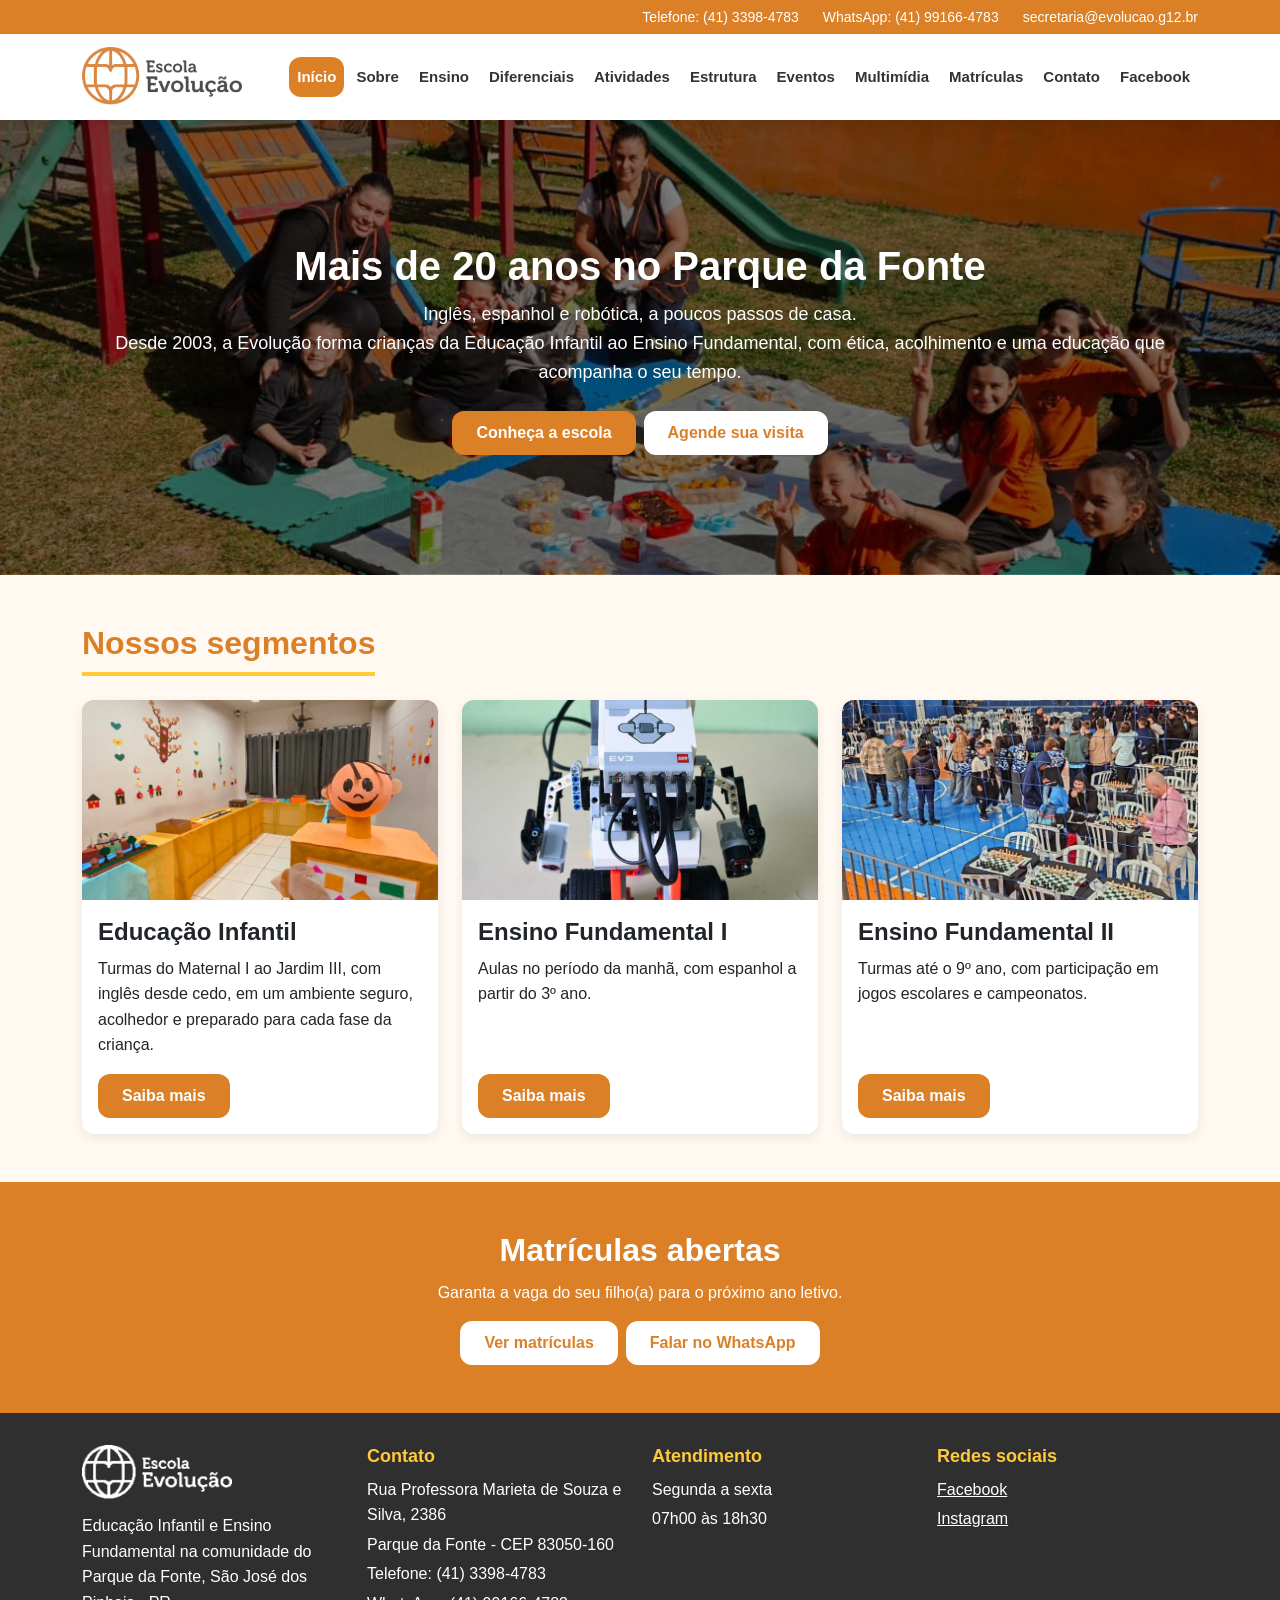
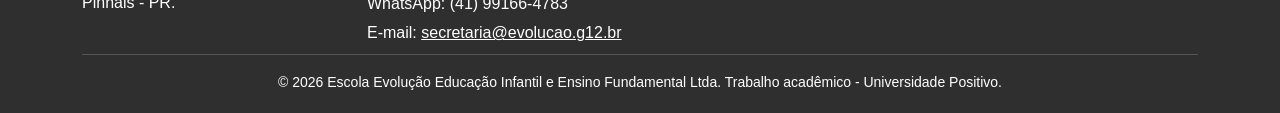
<file: index.html>
<!DOCTYPE html>
<html lang="pt-BR">
<head>
    <meta charset="UTF-8">
    <meta name="viewport" content="width=device-width, initial-scale=1.0">
    <title>Início | Escola Evolução</title>
    <link rel="icon" type="image/png" href="img/favicon.png">
    <link rel="stylesheet" href="css/bootstrap.min.css">
    <link rel="stylesheet" href="css/style.css">
    <style>
        .banner-pagina {
            background-image: linear-gradient(rgba(0, 0, 0, 0.5), rgba(0, 0, 0, 0.5)), url("img/parquinho.jpg");
        }
    </style>
</head>
<body>
    <header class="cabecalho">
        <div class="faixa-topo">
            <div class="conteudo faixa-topo-itens">
                <span>Telefone: (41) 3398-4783</span>
                <a href="https://wa.me/5541991664783" target="_blank">WhatsApp: (41) 99166-4783</a>
                <a href="mailto:secretaria@evolucao.g12.br">secretaria@evolucao.g12.br</a>
            </div>
        </div>
        <nav class="navbar navbar-expand-xl">
            <div class="container">
                <a class="navbar-brand logo" href="index.html">
                    <img src="img/logo-color.png" alt="Logo da Escola Evolução">
                </a>
                <button class="navbar-toggler" type="button" data-bs-toggle="collapse" data-bs-target="#menu-principal" aria-controls="menu-principal" aria-expanded="false" aria-label="Abrir menu">
                    ☰
                </button>
                <div class="collapse navbar-collapse" id="menu-principal">
                    <ul class="navbar-nav ms-auto gap-1">
                        <li class="nav-item"><a class="nav-link menu-link ativo" href="index.html">Início</a></li>
                        <li class="nav-item"><a class="nav-link menu-link" href="sobre.html">Sobre</a></li>
                        <li class="nav-item"><a class="nav-link menu-link" href="ensino.html">Ensino</a></li>
                        <li class="nav-item"><a class="nav-link menu-link" href="diferenciais.html">Diferenciais</a></li>
                        <li class="nav-item"><a class="nav-link menu-link" href="atividades.html">Atividades</a></li>
                        <li class="nav-item"><a class="nav-link menu-link" href="estrutura.html">Estrutura</a></li>
                        <li class="nav-item"><a class="nav-link menu-link" href="eventos.html">Eventos</a></li>
                        <li class="nav-item"><a class="nav-link menu-link" href="multimidia.html">Multimídia</a></li>
                        <li class="nav-item"><a class="nav-link menu-link" href="matriculas.html">Matrículas</a></li>
                        <li class="nav-item"><a class="nav-link menu-link" href="contato.html">Contato</a></li>
                        <li class="nav-item"><a class="nav-link menu-link" href="https://www.facebook.com/evolucaosjp" target="_blank">Facebook</a></li>
                    </ul>
                </div>
            </div>
        </nav>
    </header>

    <main>
        <section class="banner-pagina banner-grande">
            <div class="container">
                <h1>Mais de 20 anos no Parque da Fonte</h1>
                <p>Inglês, espanhol e robótica, a poucos passos de casa.</p>
                <p>Desde 2003, a Evolução forma crianças da Educação Infantil ao Ensino Fundamental, com ética, acolhimento e uma educação que acompanha o seu tempo.</p>
                <div class="d-flex flex-wrap justify-content-center gap-2 mt-4">
                    <a class="btn btn-escola" href="sobre.html">Conheça a escola</a>
                    <a class="btn btn-escola btn-claro" href="https://wa.me/5541991664783" target="_blank">Agende sua visita</a>
                </div>
            </div>
        </section>

        <section class="secao">
            <div class="container">
                <h2 class="titulo-secao">Nossos segmentos</h2>
                <div class="row g-4">
                    <div class="col-md-4">
                        <article class="card card-escola h-100">
                            <img src="img/sala-feira-cultural-infantil.jpg" class="card-img-top" alt="Sala da Educação Infantil decorada para a Feira Cultural">
                            <div class="card-body d-flex flex-column">
                                <h3 class="card-title">Educação Infantil</h3>
                                <p class="card-text">Turmas do Maternal I ao Jardim III, com inglês desde cedo, em um ambiente seguro, acolhedor e preparado para cada fase da criança.</p>
                                <a class="btn btn-escola mt-auto align-self-start" href="ensino.html">Saiba mais</a>
                            </div>
                        </article>
                    </div>
                    <div class="col-md-4">
                        <article class="card card-escola h-100">
                            <img src="img/robotica.jpg" class="card-img-top" alt="Robô de robótica educacional montado pelos alunos">
                            <div class="card-body d-flex flex-column">
                                <h3 class="card-title">Ensino Fundamental I</h3>
                                <p class="card-text">Aulas no período da manhã, com espanhol a partir do 3º ano.</p>
                                <a class="btn btn-escola mt-auto align-self-start" href="ensino.html">Saiba mais</a>
                            </div>
                        </article>
                    </div>
                    <div class="col-md-4">
                        <article class="card card-escola h-100">
                            <img src="img/jogos-colegiais-xadrez.jpg" class="card-img-top" alt="Ginásio com mesas de xadrez nos Jogos Colegiais">
                            <div class="card-body d-flex flex-column">
                                <h3 class="card-title">Ensino Fundamental II</h3>
                                <p class="card-text">Turmas até o 9º ano, com participação em jogos escolares e campeonatos.</p>
                                <a class="btn btn-escola mt-auto align-self-start" href="ensino.html">Saiba mais</a>
                            </div>
                        </article>
                    </div>
                </div>
            </div>
        </section>

        <section class="faixa-chamada">
            <div class="container">
                <h2>Matrículas abertas</h2>
                <p>Garanta a vaga do seu filho(a) para o próximo ano letivo.</p>
                <div class="d-flex flex-wrap justify-content-center gap-2">
                    <a class="btn btn-escola btn-claro" href="matriculas.html">Ver matrículas</a>
                    <a class="btn btn-escola btn-claro" href="https://wa.me/5541991664783" target="_blank">Falar no WhatsApp</a>
                </div>
            </div>
        </section>
    </main>

    <footer class="rodape">
        <div class="conteudo">
            <div class="rodape-colunas">
                <div>
                    <img class="rodape-logo" src="img/logo-white.png" alt="Logo da Escola Evolução">
                    <p>Educação Infantil e Ensino Fundamental na comunidade do Parque da Fonte, São José dos Pinhais - PR.</p>
                </div>
                <div>
                    <h3>Contato</h3>
                    <p>Rua Professora Marieta de Souza e Silva, 2386</p>
                    <p>Parque da Fonte - CEP 83050-160</p>
                    <p>Telefone: (41) 3398-4783</p>
                    <p>WhatsApp: (41) 99166-4783</p>
                    <p>E-mail: <a href="mailto:secretaria@evolucao.g12.br">secretaria@evolucao.g12.br</a></p>
                </div>
                <div>
                    <h3>Atendimento</h3>
                    <p>Segunda a sexta</p>
                    <p>07h00 às 18h30</p>
                </div>
                <div>
                    <h3>Redes sociais</h3>
                    <p><a href="https://www.facebook.com/evolucaosjp" target="_blank">Facebook</a></p>
                    <p><a href="https://www.instagram.com/evolucaosjp" target="_blank">Instagram</a></p>
                </div>
            </div>
            <p class="rodape-copyright">&copy; 2026 Escola Evolução Educação Infantil e Ensino Fundamental Ltda. Trabalho acadêmico - Universidade Positivo.</p>
        </div>
    </footer>

    <script src="js/bootstrap.bundle.min.js"></script>
    <script src="js/script.js"></script>
</body>
</html>
</file>
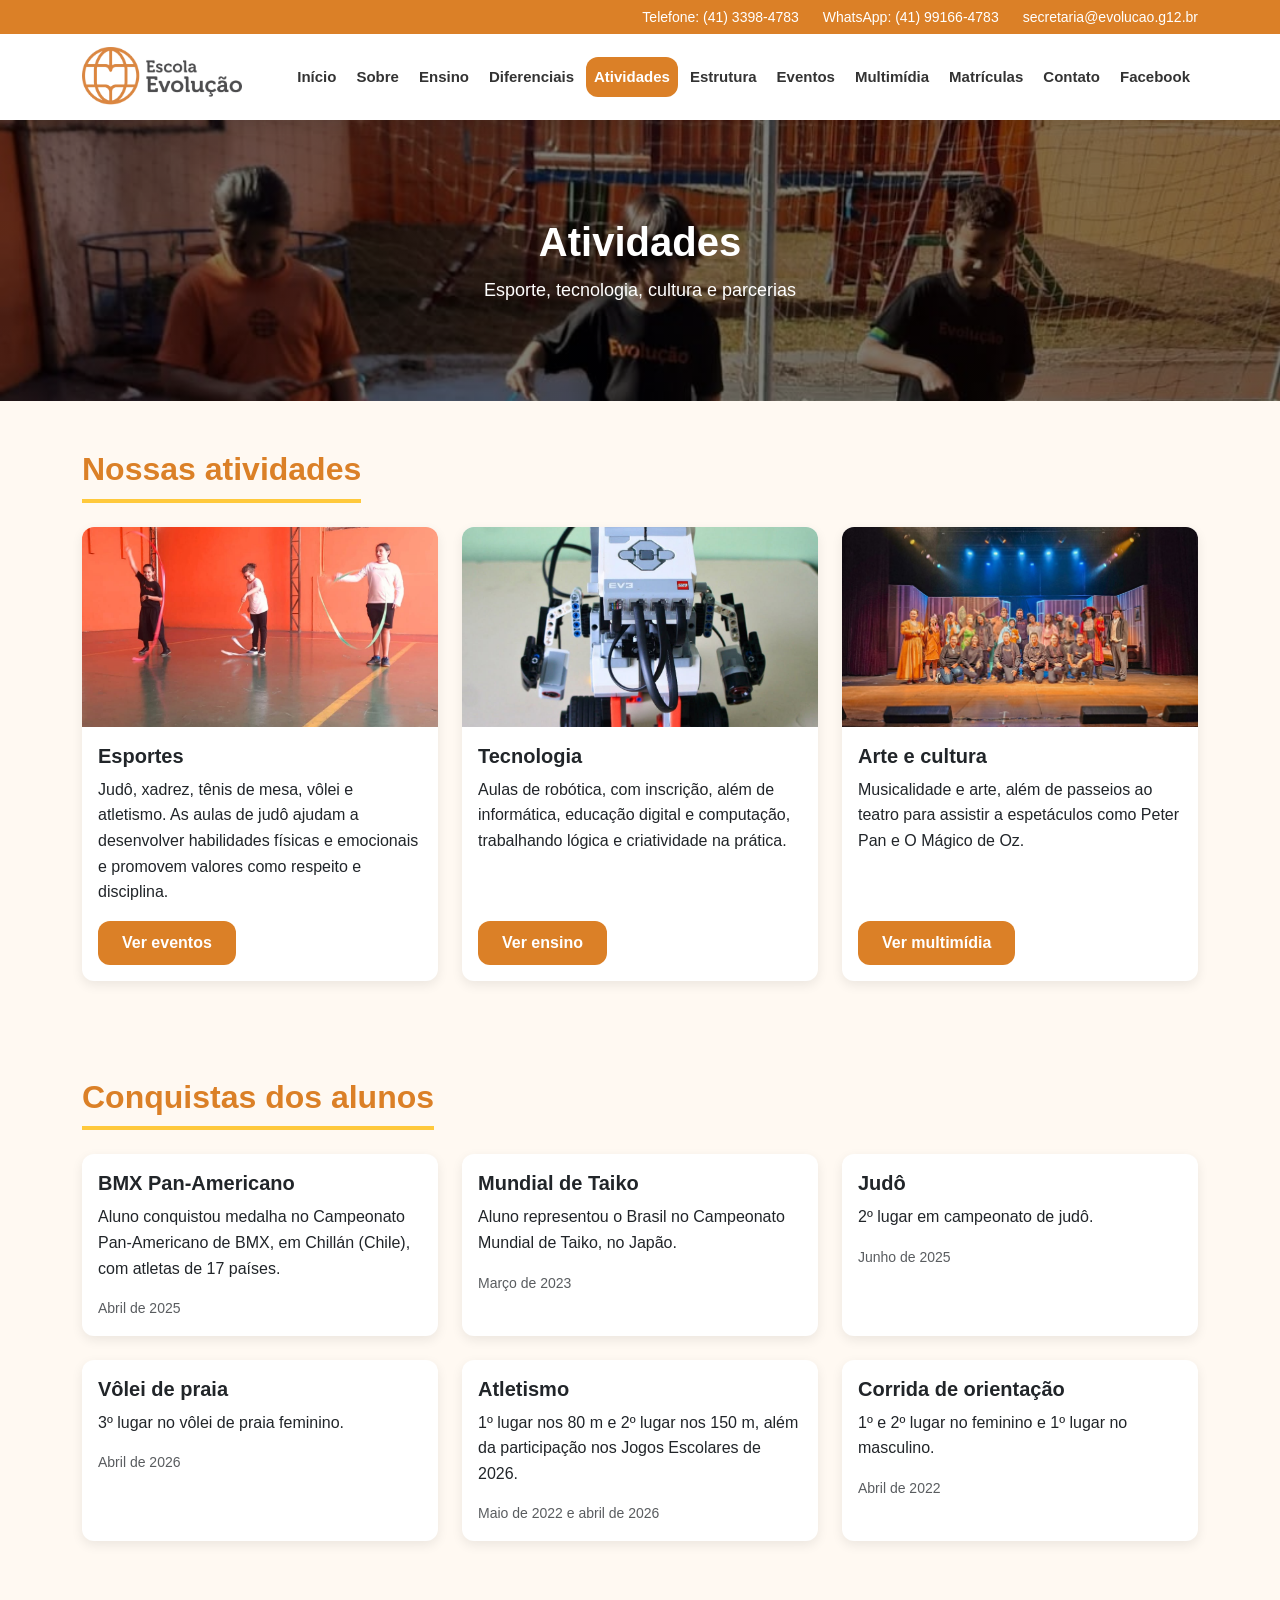
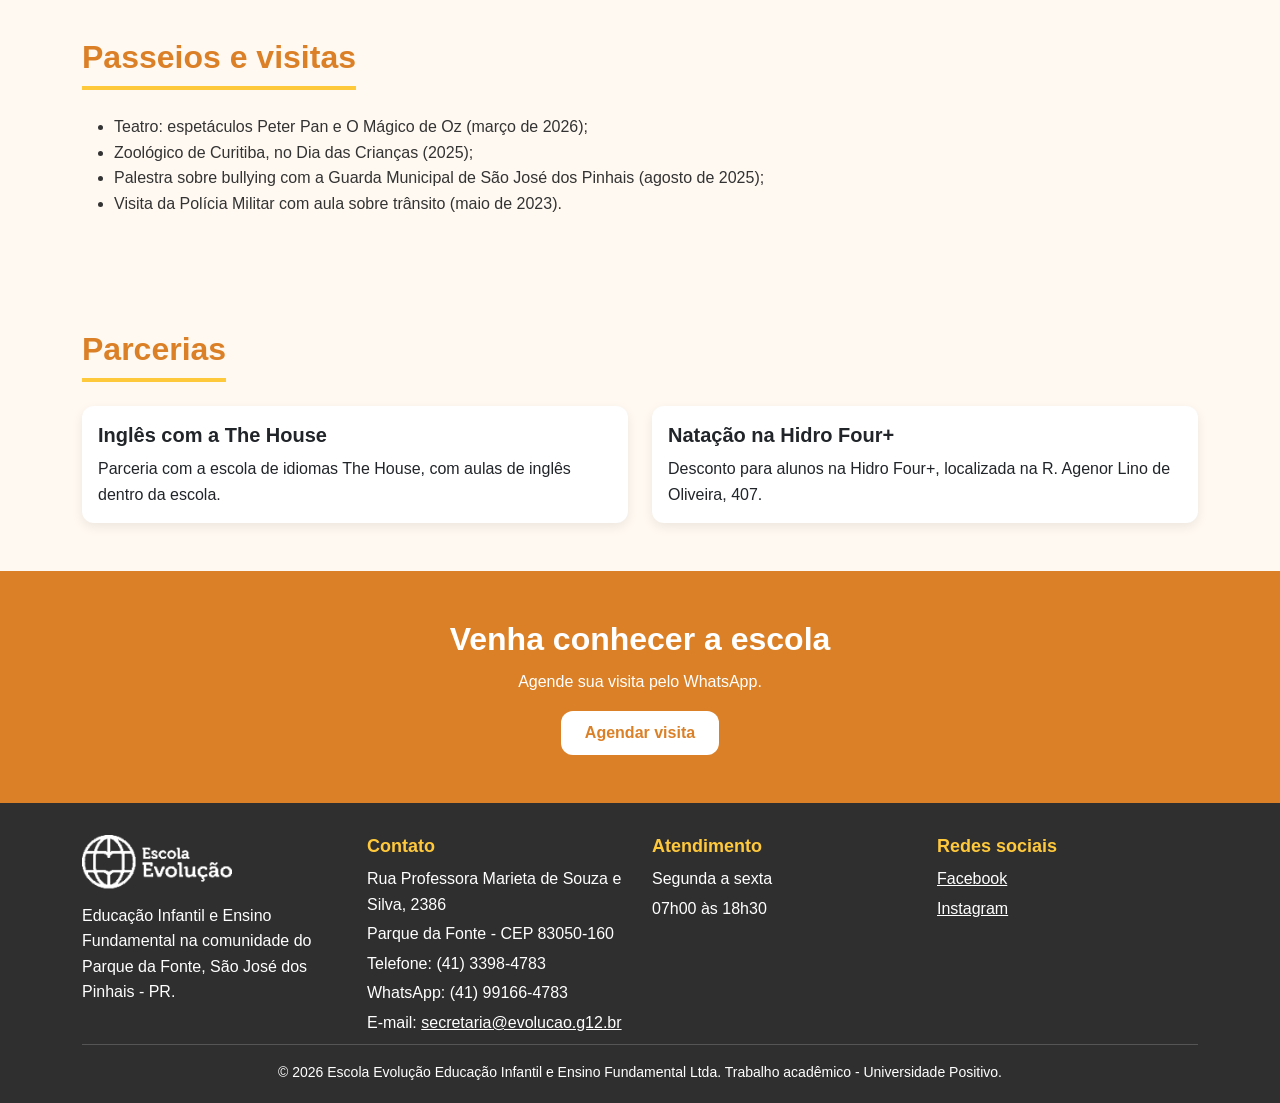
<file: atividades.html>
<!DOCTYPE html>
<html lang="pt-BR">
<head>
    <meta charset="UTF-8">
    <meta name="viewport" content="width=device-width, initial-scale=1.0">
    <title>Atividades | Escola Evolução</title>
    <link rel="icon" type="image/png" href="img/favicon.png">
    <link rel="stylesheet" href="css/bootstrap.min.css">
    <link rel="stylesheet" href="css/style.css">
    <style>
        .banner-pagina {
            background-image: linear-gradient(rgba(0, 0, 0, 0.5), rgba(0, 0, 0, 0.5)), url("img/quadra-externa.jpg");
            background-position: center 25%;
        }
    </style>
</head>
<body>
    <header class="cabecalho">
        <div class="faixa-topo">
            <div class="conteudo faixa-topo-itens">
                <span>Telefone: (41) 3398-4783</span>
                <a href="https://wa.me/5541991664783" target="_blank">WhatsApp: (41) 99166-4783</a>
                <a href="mailto:secretaria@evolucao.g12.br">secretaria@evolucao.g12.br</a>
            </div>
        </div>
        <nav class="navbar navbar-expand-xl">
            <div class="container">
                <a class="navbar-brand logo" href="index.html">
                    <img src="img/logo-color.png" alt="Logo da Escola Evolução">
                </a>
                <button class="navbar-toggler" type="button" data-bs-toggle="collapse" data-bs-target="#menu-principal" aria-controls="menu-principal" aria-expanded="false" aria-label="Abrir menu">
                    ☰
                </button>
                <div class="collapse navbar-collapse" id="menu-principal">
                    <ul class="navbar-nav ms-auto gap-1">
                        <li class="nav-item"><a class="nav-link menu-link" href="index.html">Início</a></li>
                        <li class="nav-item"><a class="nav-link menu-link" href="sobre.html">Sobre</a></li>
                        <li class="nav-item"><a class="nav-link menu-link" href="ensino.html">Ensino</a></li>
                        <li class="nav-item"><a class="nav-link menu-link" href="diferenciais.html">Diferenciais</a></li>
                        <li class="nav-item"><a class="nav-link menu-link ativo" href="atividades.html">Atividades</a></li>
                        <li class="nav-item"><a class="nav-link menu-link" href="estrutura.html">Estrutura</a></li>
                        <li class="nav-item"><a class="nav-link menu-link" href="eventos.html">Eventos</a></li>
                        <li class="nav-item"><a class="nav-link menu-link" href="multimidia.html">Multimídia</a></li>
                        <li class="nav-item"><a class="nav-link menu-link" href="matriculas.html">Matrículas</a></li>
                        <li class="nav-item"><a class="nav-link menu-link" href="contato.html">Contato</a></li>
                        <li class="nav-item"><a class="nav-link menu-link" href="https://www.facebook.com/evolucaosjp" target="_blank">Facebook</a></li>
                    </ul>
                </div>
            </div>
        </nav>
    </header>

    <main>
        <section class="banner-pagina">
            <div class="container">
                <h1>Atividades</h1>
                <p>Esporte, tecnologia, cultura e parcerias</p>
            </div>
        </section>

        <section class="secao">
            <div class="container">
                <h2 class="titulo-secao">Nossas atividades</h2>
                <div class="row g-4">
                    <div class="col-md-4">
                        <article class="card card-escola h-100">
                            <img src="img/quadra-coberta.jpg" class="card-img-top" alt="Quadra coberta com parede laranja e alunos em atividade">
                            <div class="card-body d-flex flex-column">
                                <h3 class="card-title fs-5">Esportes</h3>
                                <p class="card-text">Judô, xadrez, tênis de mesa, vôlei e atletismo. As aulas de judô ajudam a desenvolver habilidades físicas e emocionais e promovem valores como respeito e disciplina.</p>
                                <a class="btn btn-escola mt-auto align-self-start" href="eventos.html">Ver eventos</a>
                            </div>
                        </article>
                    </div>
                    <div class="col-md-4">
                        <article class="card card-escola h-100">
                            <img src="img/robotica.jpg" class="card-img-top" alt="Robô de robótica educacional montado pelos alunos">
                            <div class="card-body d-flex flex-column">
                                <h3 class="card-title fs-5">Tecnologia</h3>
                                <p class="card-text">Aulas de robótica, com inscrição, além de informática, educação digital e computação, trabalhando lógica e criatividade na prática.</p>
                                <a class="btn btn-escola mt-auto align-self-start" href="ensino.html">Ver ensino</a>
                            </div>
                        </article>
                    </div>
                    <div class="col-md-4">
                        <article class="card card-escola h-100">
                            <img src="img/teatro-peter-pan.jpg" class="card-img-top" alt="Alunos no palco do teatro após o espetáculo Peter Pan">
                            <div class="card-body d-flex flex-column">
                                <h3 class="card-title fs-5">Arte e cultura</h3>
                                <p class="card-text">Musicalidade e arte, além de passeios ao teatro para assistir a espetáculos como Peter Pan e O Mágico de Oz.</p>
                                <a class="btn btn-escola mt-auto align-self-start" href="multimidia.html">Ver multimídia</a>
                            </div>
                        </article>
                    </div>
                </div>
            </div>
        </section>

        <section class="secao">
            <div class="container">
                <h2 class="titulo-secao">Conquistas dos alunos</h2>
                <div class="row g-4">
                    <div class="col-md-6 col-lg-4">
                        <article class="card card-escola h-100">
                            <div class="card-body">
                                <h3 class="card-title fs-5">BMX Pan-Americano</h3>
                                <p class="card-text">Aluno conquistou medalha no Campeonato Pan-Americano de BMX, em Chillán (Chile), com atletas de 17 países.</p>
                                <p class="small text-muted mb-0">Abril de 2025</p>
                            </div>
                        </article>
                    </div>
                    <div class="col-md-6 col-lg-4">
                        <article class="card card-escola h-100">
                            <div class="card-body">
                                <h3 class="card-title fs-5">Mundial de Taiko</h3>
                                <p class="card-text">Aluno representou o Brasil no Campeonato Mundial de Taiko, no Japão.</p>
                                <p class="small text-muted mb-0">Março de 2023</p>
                            </div>
                        </article>
                    </div>
                    <div class="col-md-6 col-lg-4">
                        <article class="card card-escola h-100">
                            <div class="card-body">
                                <h3 class="card-title fs-5">Judô</h3>
                                <p class="card-text">2º lugar em campeonato de judô.</p>
                                <p class="small text-muted mb-0">Junho de 2025</p>
                            </div>
                        </article>
                    </div>
                    <div class="col-md-6 col-lg-4">
                        <article class="card card-escola h-100">
                            <div class="card-body">
                                <h3 class="card-title fs-5">Vôlei de praia</h3>
                                <p class="card-text">3º lugar no vôlei de praia feminino.</p>
                                <p class="small text-muted mb-0">Abril de 2026</p>
                            </div>
                        </article>
                    </div>
                    <div class="col-md-6 col-lg-4">
                        <article class="card card-escola h-100">
                            <div class="card-body">
                                <h3 class="card-title fs-5">Atletismo</h3>
                                <p class="card-text">1º lugar nos 80 m e 2º lugar nos 150 m, além da participação nos Jogos Escolares de 2026.</p>
                                <p class="small text-muted mb-0">Maio de 2022 e abril de 2026</p>
                            </div>
                        </article>
                    </div>
                    <div class="col-md-6 col-lg-4">
                        <article class="card card-escola h-100">
                            <div class="card-body">
                                <h3 class="card-title fs-5">Corrida de orientação</h3>
                                <p class="card-text">1º e 2º lugar no feminino e 1º lugar no masculino.</p>
                                <p class="small text-muted mb-0">Abril de 2022</p>
                            </div>
                        </article>
                    </div>
                </div>
            </div>
        </section>

        <section class="secao">
            <div class="container">
                <h2 class="titulo-secao">Passeios e visitas</h2>
                <ul>
                    <li>Teatro: espetáculos Peter Pan e O Mágico de Oz (março de 2026);</li>
                    <li>Zoológico de Curitiba, no Dia das Crianças (2025);</li>
                    <li>Palestra sobre bullying com a Guarda Municipal de São José dos Pinhais (agosto de 2025);</li>
                    <li>Visita da Polícia Militar com aula sobre trânsito (maio de 2023).</li>
                </ul>
            </div>
        </section>

        <section class="secao">
            <div class="container">
                <h2 class="titulo-secao">Parcerias</h2>
                <div class="row g-4">
                    <div class="col-md-6">
                        <article class="card card-escola h-100">
                            <div class="card-body">
                                <h3 class="card-title fs-5">Inglês com a The House</h3>
                                <p class="card-text">Parceria com a escola de idiomas The House, com aulas de inglês dentro da escola.</p>
                            </div>
                        </article>
                    </div>
                    <div class="col-md-6">
                        <article class="card card-escola h-100">
                            <div class="card-body">
                                <h3 class="card-title fs-5">Natação na Hidro Four+</h3>
                                <p class="card-text">Desconto para alunos na Hidro Four+, localizada na R. Agenor Lino de Oliveira, 407.</p>
                            </div>
                        </article>
                    </div>
                </div>
            </div>
        </section>

        <section class="faixa-chamada">
            <div class="container">
                <h2>Venha conhecer a escola</h2>
                <p>Agende sua visita pelo WhatsApp.</p>
                <a class="btn btn-escola btn-claro" href="https://wa.me/5541991664783" target="_blank">Agendar visita</a>
            </div>
        </section>
    </main>

    <footer class="rodape">
        <div class="conteudo">
            <div class="rodape-colunas">
                <div>
                    <img class="rodape-logo" src="img/logo-white.png" alt="Logo da Escola Evolução">
                    <p>Educação Infantil e Ensino Fundamental na comunidade do Parque da Fonte, São José dos Pinhais - PR.</p>
                </div>
                <div>
                    <h3>Contato</h3>
                    <p>Rua Professora Marieta de Souza e Silva, 2386</p>
                    <p>Parque da Fonte - CEP 83050-160</p>
                    <p>Telefone: (41) 3398-4783</p>
                    <p>WhatsApp: (41) 99166-4783</p>
                    <p>E-mail: <a href="mailto:secretaria@evolucao.g12.br">secretaria@evolucao.g12.br</a></p>
                </div>
                <div>
                    <h3>Atendimento</h3>
                    <p>Segunda a sexta</p>
                    <p>07h00 às 18h30</p>
                </div>
                <div>
                    <h3>Redes sociais</h3>
                    <p><a href="https://www.facebook.com/evolucaosjp" target="_blank">Facebook</a></p>
                    <p><a href="https://www.instagram.com/evolucaosjp" target="_blank">Instagram</a></p>
                </div>
            </div>
            <p class="rodape-copyright">&copy; 2026 Escola Evolução Educação Infantil e Ensino Fundamental Ltda. Trabalho acadêmico - Universidade Positivo.</p>
        </div>
    </footer>

    <script src="js/bootstrap.bundle.min.js"></script>
    <script src="js/script.js"></script>
</body>
</html>
</file>
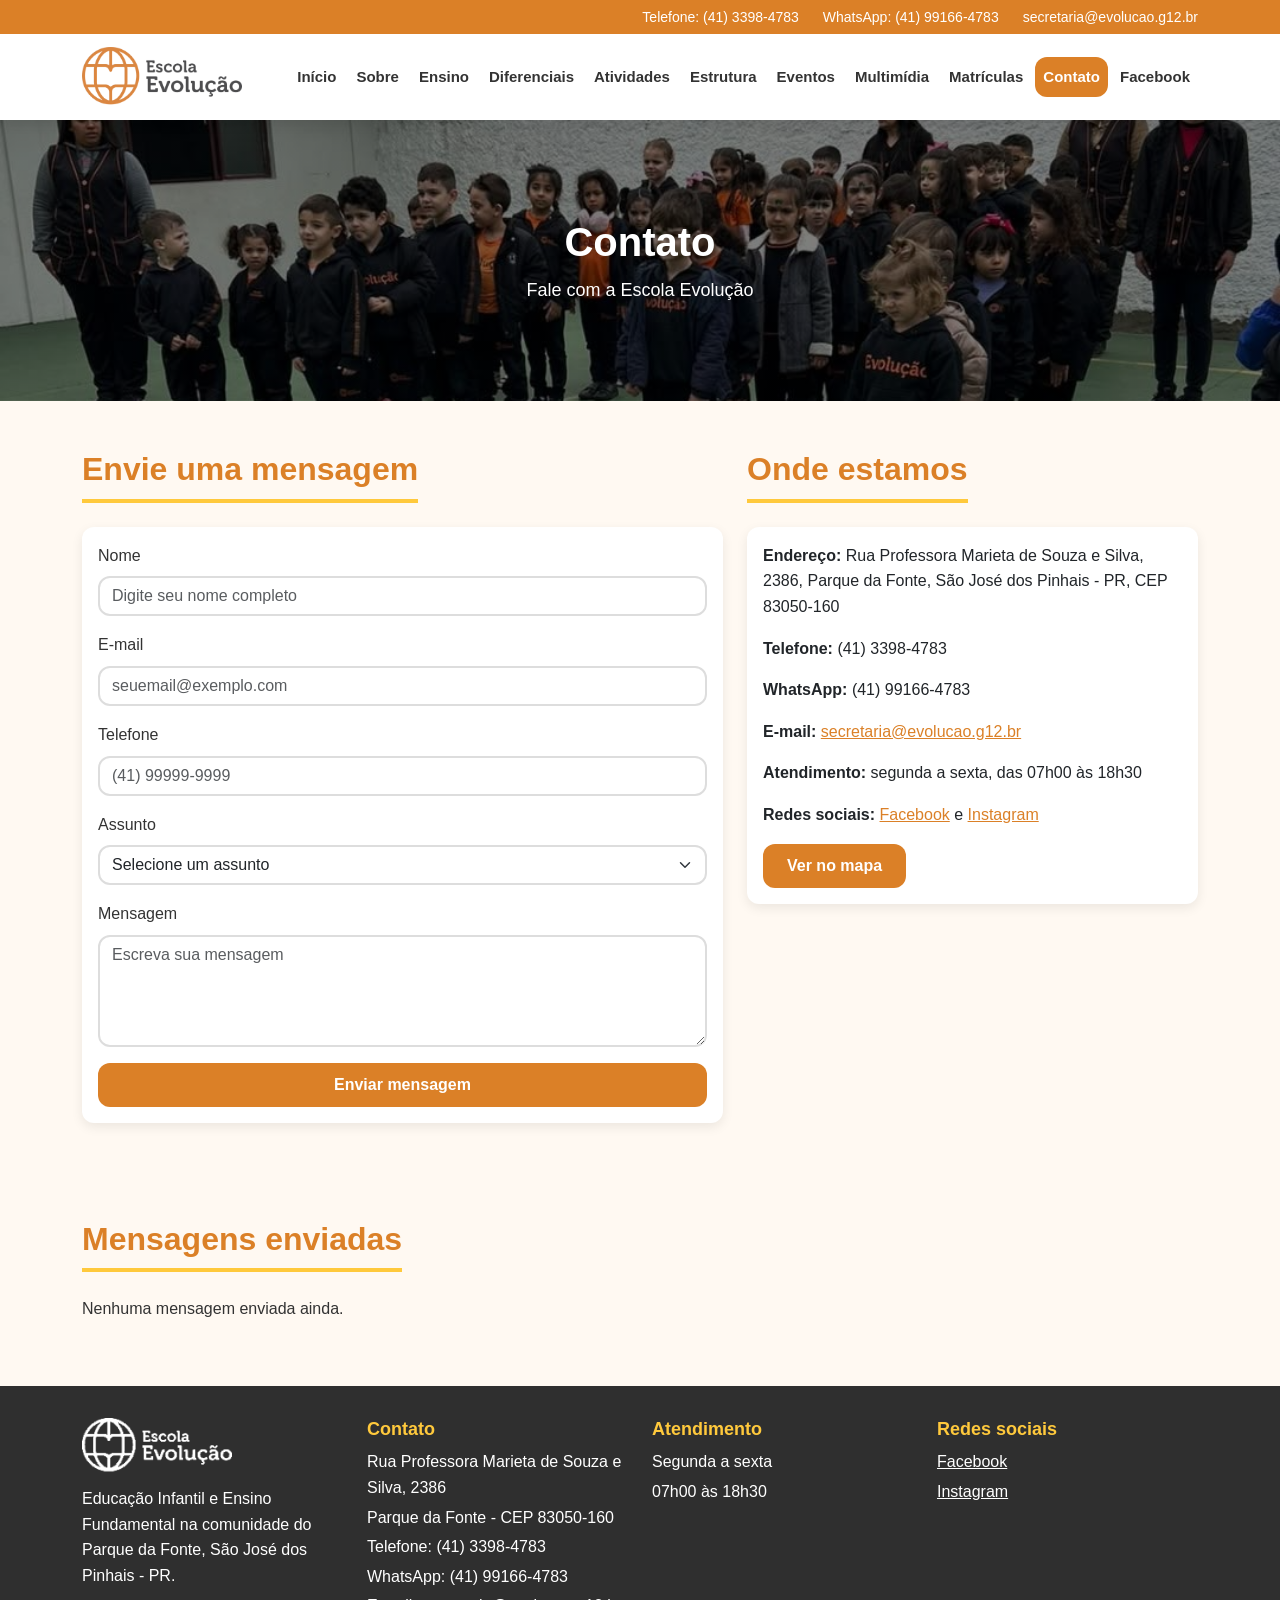
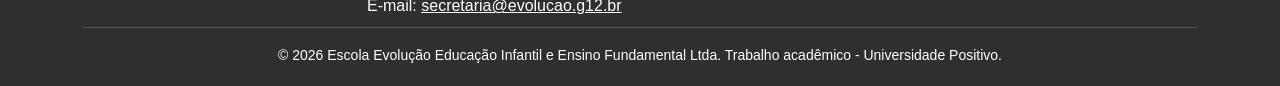
<file: contato.html>
<!DOCTYPE html>
<html lang="pt-BR">
<head>
    <meta charset="UTF-8">
    <meta name="viewport" content="width=device-width, initial-scale=1.0">
    <title>Contato | Escola Evolução</title>
    <link rel="icon" type="image/png" href="img/favicon.png">
    <link rel="stylesheet" href="css/bootstrap.min.css">
    <link rel="stylesheet" href="css/style.css">
    <style>
        .banner-pagina {
            background-image: linear-gradient(rgba(0, 0, 0, 0.5), rgba(0, 0, 0, 0.5)), url("img/patio-externo.jpg");
        }
    </style>
</head>
<body>
    <header class="cabecalho">
        <div class="faixa-topo">
            <div class="conteudo faixa-topo-itens">
                <span>Telefone: (41) 3398-4783</span>
                <a href="https://wa.me/5541991664783" target="_blank">WhatsApp: (41) 99166-4783</a>
                <a href="mailto:secretaria@evolucao.g12.br">secretaria@evolucao.g12.br</a>
            </div>
        </div>
        <nav class="navbar navbar-expand-xl">
            <div class="container">
                <a class="navbar-brand logo" href="index.html">
                    <img src="img/logo-color.png" alt="Logo da Escola Evolução">
                </a>
                <button class="navbar-toggler" type="button" data-bs-toggle="collapse" data-bs-target="#menu-principal" aria-controls="menu-principal" aria-expanded="false" aria-label="Abrir menu">
                    ☰
                </button>
                <div class="collapse navbar-collapse" id="menu-principal">
                    <ul class="navbar-nav ms-auto gap-1">
                        <li class="nav-item"><a class="nav-link menu-link" href="index.html">Início</a></li>
                        <li class="nav-item"><a class="nav-link menu-link" href="sobre.html">Sobre</a></li>
                        <li class="nav-item"><a class="nav-link menu-link" href="ensino.html">Ensino</a></li>
                        <li class="nav-item"><a class="nav-link menu-link" href="diferenciais.html">Diferenciais</a></li>
                        <li class="nav-item"><a class="nav-link menu-link" href="atividades.html">Atividades</a></li>
                        <li class="nav-item"><a class="nav-link menu-link" href="estrutura.html">Estrutura</a></li>
                        <li class="nav-item"><a class="nav-link menu-link" href="eventos.html">Eventos</a></li>
                        <li class="nav-item"><a class="nav-link menu-link" href="multimidia.html">Multimídia</a></li>
                        <li class="nav-item"><a class="nav-link menu-link" href="matriculas.html">Matrículas</a></li>
                        <li class="nav-item"><a class="nav-link menu-link ativo" href="contato.html">Contato</a></li>
                        <li class="nav-item"><a class="nav-link menu-link" href="https://www.facebook.com/evolucaosjp" target="_blank">Facebook</a></li>
                    </ul>
                </div>
            </div>
        </nav>
    </header>

    <main>
        <section class="banner-pagina">
            <div class="container">
                <h1>Contato</h1>
                <p>Fale com a Escola Evolução</p>
            </div>
        </section>

        <section class="secao">
            <div class="container">
                <div class="row g-4">
                    <div class="col-lg-7">
                        <h2 class="titulo-secao">Envie uma mensagem</h2>
                        <div class="alert alert-success d-none" id="alerta-sucesso" role="alert">
                            Mensagem enviada com sucesso! Ela foi salva na lista abaixo.
                        </div>
                        <form id="form-contato" class="card card-escola card-body">
                            <div class="mb-3">
                                <label for="nome" class="form-label">Nome</label>
                                <input type="text" id="nome" class="form-control campo" placeholder="Digite seu nome completo" required minlength="3" pattern="[A-Za-zÀ-ÿ ]+" title="Use apenas letras e espaços">
                            </div>
                            <div class="mb-3">
                                <label for="email" class="form-label">E-mail</label>
                                <input type="email" id="email" class="form-control campo" placeholder="seuemail@exemplo.com" required>
                            </div>
                            <div class="mb-3">
                                <label for="telefone" class="form-label">Telefone</label>
                                <input type="text" id="telefone" class="form-control campo" placeholder="(41) 99999-9999" required pattern="\(\d{2}\) 9\d{4}-\d{4}" title="Use o formato de celular (41) 99999-9999">
                            </div>
                            <div class="mb-3">
                                <label for="assunto" class="form-label">Assunto</label>
                                <select id="assunto" class="form-select campo" required>
                                    <option value="">Selecione um assunto</option>
                                    <option value="Matrículas">Matrículas</option>
                                    <option value="Agendar visita">Agendar visita</option>
                                    <option value="Dúvidas">Dúvidas</option>
                                    <option value="Outros">Outros</option>
                                </select>
                            </div>
                            <div class="mb-3">
                                <label for="mensagem" class="form-label">Mensagem</label>
                                <textarea id="mensagem" class="form-control campo" rows="4" placeholder="Escreva sua mensagem" required minlength="10"></textarea>
                            </div>
                            <input type="submit" id="botao-enviar" class="btn btn-escola" value="Enviar mensagem">
                        </form>
                    </div>
                    <div class="col-lg-5">
                        <h2 class="titulo-secao">Onde estamos</h2>
                        <article class="card card-escola">
                            <div class="card-body">
                                <p><strong>Endereço:</strong> Rua Professora Marieta de Souza e Silva, 2386, Parque da Fonte, São José dos Pinhais - PR, CEP 83050-160</p>
                                <p><strong>Telefone:</strong> (41) 3398-4783</p>
                                <p><strong>WhatsApp:</strong> (41) 99166-4783</p>
                                <p><strong>E-mail:</strong> <a href="mailto:secretaria@evolucao.g12.br">secretaria@evolucao.g12.br</a></p>
                                <p><strong>Atendimento:</strong> segunda a sexta, das 07h00 às 18h30</p>
                                <p><strong>Redes sociais:</strong> <a href="https://www.facebook.com/evolucaosjp" target="_blank">Facebook</a> e <a href="https://www.instagram.com/evolucaosjp" target="_blank">Instagram</a></p>
                                <a class="btn btn-escola" href="https://www.google.com/maps/search/?api=1&amp;query=Rua+Professora+Marieta+de+Souza+e+Silva+2386+Sao+Jose+dos+Pinhais" target="_blank">Ver no mapa</a>
                            </div>
                        </article>
                    </div>
                </div>
            </div>
        </section>

        <section class="secao">
            <div class="container">
                <h2 class="titulo-secao">Mensagens enviadas</h2>
                <div id="lista-mensagens"></div>
            </div>
        </section>
    </main>

    <footer class="rodape">
        <div class="conteudo">
            <div class="rodape-colunas">
                <div>
                    <img class="rodape-logo" src="img/logo-white.png" alt="Logo da Escola Evolução">
                    <p>Educação Infantil e Ensino Fundamental na comunidade do Parque da Fonte, São José dos Pinhais - PR.</p>
                </div>
                <div>
                    <h3>Contato</h3>
                    <p>Rua Professora Marieta de Souza e Silva, 2386</p>
                    <p>Parque da Fonte - CEP 83050-160</p>
                    <p>Telefone: (41) 3398-4783</p>
                    <p>WhatsApp: (41) 99166-4783</p>
                    <p>E-mail: <a href="mailto:secretaria@evolucao.g12.br">secretaria@evolucao.g12.br</a></p>
                </div>
                <div>
                    <h3>Atendimento</h3>
                    <p>Segunda a sexta</p>
                    <p>07h00 às 18h30</p>
                </div>
                <div>
                    <h3>Redes sociais</h3>
                    <p><a href="https://www.facebook.com/evolucaosjp" target="_blank">Facebook</a></p>
                    <p><a href="https://www.instagram.com/evolucaosjp" target="_blank">Instagram</a></p>
                </div>
            </div>
            <p class="rodape-copyright">&copy; 2026 Escola Evolução Educação Infantil e Ensino Fundamental Ltda. Trabalho acadêmico - Universidade Positivo.</p>
        </div>
    </footer>

    <script src="js/bootstrap.bundle.min.js"></script>
    <script src="js/script.js"></script>
</body>
</html>
</file>
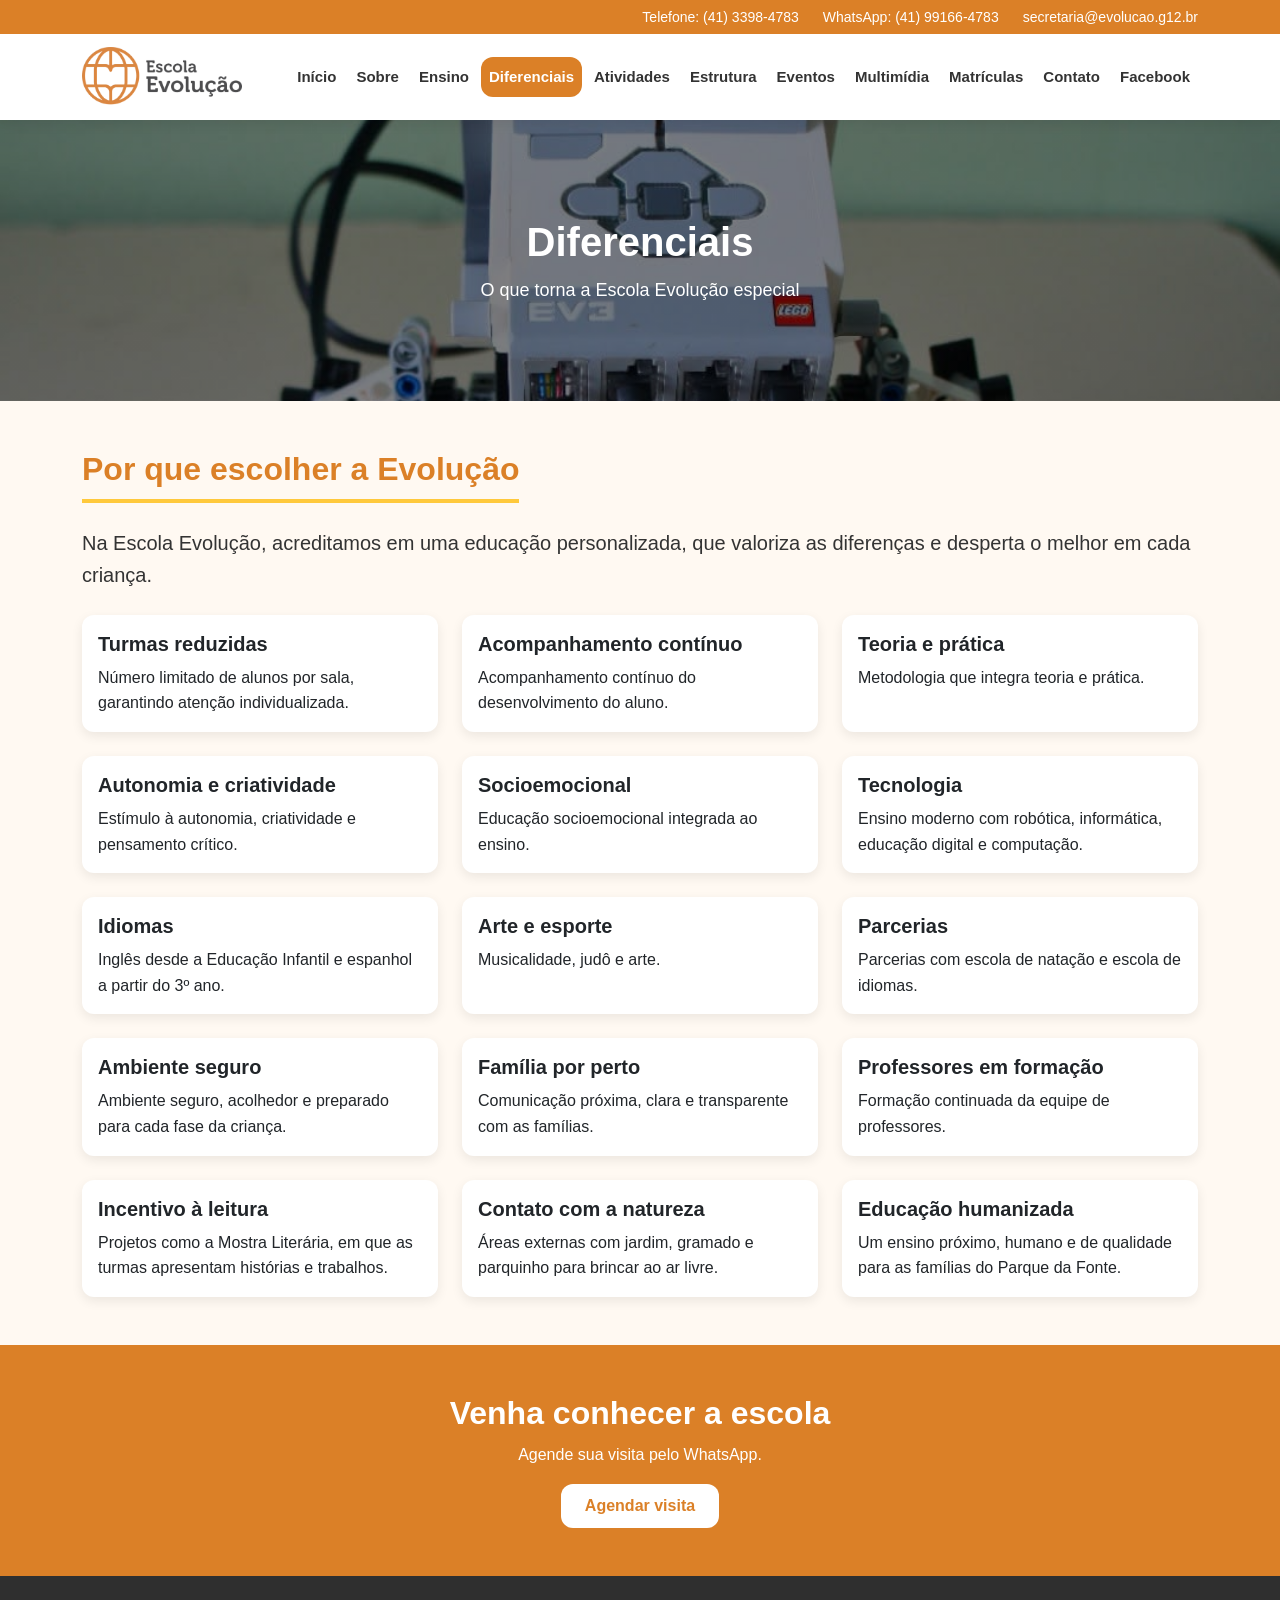
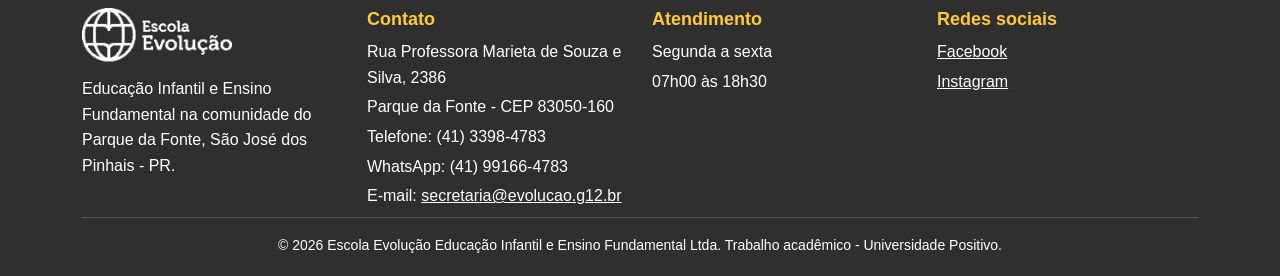
<file: diferenciais.html>
<!DOCTYPE html>
<html lang="pt-BR">
<head>
    <meta charset="UTF-8">
    <meta name="viewport" content="width=device-width, initial-scale=1.0">
    <title>Diferenciais | Escola Evolução</title>
    <link rel="icon" type="image/png" href="img/favicon.png">
    <link rel="stylesheet" href="css/bootstrap.min.css">
    <link rel="stylesheet" href="css/style.css">
    <style>
        .banner-pagina {
            background-image: linear-gradient(rgba(0, 0, 0, 0.5), rgba(0, 0, 0, 0.5)), url("img/robotica.jpg");
            background-position: center 30%;
        }
    </style>
</head>
<body>
    <header class="cabecalho">
        <div class="faixa-topo">
            <div class="conteudo faixa-topo-itens">
                <span>Telefone: (41) 3398-4783</span>
                <a href="https://wa.me/5541991664783" target="_blank">WhatsApp: (41) 99166-4783</a>
                <a href="mailto:secretaria@evolucao.g12.br">secretaria@evolucao.g12.br</a>
            </div>
        </div>
        <nav class="navbar navbar-expand-xl">
            <div class="container">
                <a class="navbar-brand logo" href="index.html">
                    <img src="img/logo-color.png" alt="Logo da Escola Evolução">
                </a>
                <button class="navbar-toggler" type="button" data-bs-toggle="collapse" data-bs-target="#menu-principal" aria-controls="menu-principal" aria-expanded="false" aria-label="Abrir menu">
                    ☰
                </button>
                <div class="collapse navbar-collapse" id="menu-principal">
                    <ul class="navbar-nav ms-auto gap-1">
                        <li class="nav-item"><a class="nav-link menu-link" href="index.html">Início</a></li>
                        <li class="nav-item"><a class="nav-link menu-link" href="sobre.html">Sobre</a></li>
                        <li class="nav-item"><a class="nav-link menu-link" href="ensino.html">Ensino</a></li>
                        <li class="nav-item"><a class="nav-link menu-link ativo" href="diferenciais.html">Diferenciais</a></li>
                        <li class="nav-item"><a class="nav-link menu-link" href="atividades.html">Atividades</a></li>
                        <li class="nav-item"><a class="nav-link menu-link" href="estrutura.html">Estrutura</a></li>
                        <li class="nav-item"><a class="nav-link menu-link" href="eventos.html">Eventos</a></li>
                        <li class="nav-item"><a class="nav-link menu-link" href="multimidia.html">Multimídia</a></li>
                        <li class="nav-item"><a class="nav-link menu-link" href="matriculas.html">Matrículas</a></li>
                        <li class="nav-item"><a class="nav-link menu-link" href="contato.html">Contato</a></li>
                        <li class="nav-item"><a class="nav-link menu-link" href="https://www.facebook.com/evolucaosjp" target="_blank">Facebook</a></li>
                    </ul>
                </div>
            </div>
        </nav>
    </header>

    <main>
        <section class="banner-pagina">
            <div class="container">
                <h1>Diferenciais</h1>
                <p>O que torna a Escola Evolução especial</p>
            </div>
        </section>

        <section class="secao">
            <div class="container">
                <h2 class="titulo-secao">Por que escolher a Evolução</h2>
                <p class="lead mb-4">Na Escola Evolução, acreditamos em uma educação personalizada, que valoriza as diferenças e desperta o melhor em cada criança.</p>
                <div class="row row-cols-1 row-cols-md-2 row-cols-lg-3 g-4">
                    <div class="col">
                        <article class="card card-escola h-100">
                            <div class="card-body">
                                <h3 class="card-title fs-5">Turmas reduzidas</h3>
                                <p class="card-text">Número limitado de alunos por sala, garantindo atenção individualizada.</p>
                            </div>
                        </article>
                    </div>
                    <div class="col">
                        <article class="card card-escola h-100">
                            <div class="card-body">
                                <h3 class="card-title fs-5">Acompanhamento contínuo</h3>
                                <p class="card-text">Acompanhamento contínuo do desenvolvimento do aluno.</p>
                            </div>
                        </article>
                    </div>
                    <div class="col">
                        <article class="card card-escola h-100">
                            <div class="card-body">
                                <h3 class="card-title fs-5">Teoria e prática</h3>
                                <p class="card-text">Metodologia que integra teoria e prática.</p>
                            </div>
                        </article>
                    </div>
                    <div class="col">
                        <article class="card card-escola h-100">
                            <div class="card-body">
                                <h3 class="card-title fs-5">Autonomia e criatividade</h3>
                                <p class="card-text">Estímulo à autonomia, criatividade e pensamento crítico.</p>
                            </div>
                        </article>
                    </div>
                    <div class="col">
                        <article class="card card-escola h-100">
                            <div class="card-body">
                                <h3 class="card-title fs-5">Socioemocional</h3>
                                <p class="card-text">Educação socioemocional integrada ao ensino.</p>
                            </div>
                        </article>
                    </div>
                    <div class="col">
                        <article class="card card-escola h-100">
                            <div class="card-body">
                                <h3 class="card-title fs-5">Tecnologia</h3>
                                <p class="card-text">Ensino moderno com robótica, informática, educação digital e computação.</p>
                            </div>
                        </article>
                    </div>
                    <div class="col">
                        <article class="card card-escola h-100">
                            <div class="card-body">
                                <h3 class="card-title fs-5">Idiomas</h3>
                                <p class="card-text">Inglês desde a Educação Infantil e espanhol a partir do 3º ano.</p>
                            </div>
                        </article>
                    </div>
                    <div class="col">
                        <article class="card card-escola h-100">
                            <div class="card-body">
                                <h3 class="card-title fs-5">Arte e esporte</h3>
                                <p class="card-text">Musicalidade, judô e arte.</p>
                            </div>
                        </article>
                    </div>
                    <div class="col">
                        <article class="card card-escola h-100">
                            <div class="card-body">
                                <h3 class="card-title fs-5">Parcerias</h3>
                                <p class="card-text">Parcerias com escola de natação e escola de idiomas.</p>
                            </div>
                        </article>
                    </div>
                    <div class="col">
                        <article class="card card-escola h-100">
                            <div class="card-body">
                                <h3 class="card-title fs-5">Ambiente seguro</h3>
                                <p class="card-text">Ambiente seguro, acolhedor e preparado para cada fase da criança.</p>
                            </div>
                        </article>
                    </div>
                    <div class="col">
                        <article class="card card-escola h-100">
                            <div class="card-body">
                                <h3 class="card-title fs-5">Família por perto</h3>
                                <p class="card-text">Comunicação próxima, clara e transparente com as famílias.</p>
                            </div>
                        </article>
                    </div>
                    <div class="col">
                        <article class="card card-escola h-100">
                            <div class="card-body">
                                <h3 class="card-title fs-5">Professores em formação</h3>
                                <p class="card-text">Formação continuada da equipe de professores.</p>
                            </div>
                        </article>
                    </div>
                    <div class="col">
                        <article class="card card-escola h-100">
                            <div class="card-body">
                                <h3 class="card-title fs-5">Incentivo à leitura</h3>
                                <p class="card-text">Projetos como a Mostra Literária, em que as turmas apresentam histórias e trabalhos.</p>
                            </div>
                        </article>
                    </div>
                    <div class="col">
                        <article class="card card-escola h-100">
                            <div class="card-body">
                                <h3 class="card-title fs-5">Contato com a natureza</h3>
                                <p class="card-text">Áreas externas com jardim, gramado e parquinho para brincar ao ar livre.</p>
                            </div>
                        </article>
                    </div>
                    <div class="col">
                        <article class="card card-escola h-100">
                            <div class="card-body">
                                <h3 class="card-title fs-5">Educação humanizada</h3>
                                <p class="card-text">Um ensino próximo, humano e de qualidade para as famílias do Parque da Fonte.</p>
                            </div>
                        </article>
                    </div>
                </div>
            </div>
        </section>

        <section class="faixa-chamada">
            <div class="container">
                <h2>Venha conhecer a escola</h2>
                <p>Agende sua visita pelo WhatsApp.</p>
                <a class="btn btn-escola btn-claro" href="https://wa.me/5541991664783" target="_blank">Agendar visita</a>
            </div>
        </section>
    </main>

    <footer class="rodape">
        <div class="conteudo">
            <div class="rodape-colunas">
                <div>
                    <img class="rodape-logo" src="img/logo-white.png" alt="Logo da Escola Evolução">
                    <p>Educação Infantil e Ensino Fundamental na comunidade do Parque da Fonte, São José dos Pinhais - PR.</p>
                </div>
                <div>
                    <h3>Contato</h3>
                    <p>Rua Professora Marieta de Souza e Silva, 2386</p>
                    <p>Parque da Fonte - CEP 83050-160</p>
                    <p>Telefone: (41) 3398-4783</p>
                    <p>WhatsApp: (41) 99166-4783</p>
                    <p>E-mail: <a href="mailto:secretaria@evolucao.g12.br">secretaria@evolucao.g12.br</a></p>
                </div>
                <div>
                    <h3>Atendimento</h3>
                    <p>Segunda a sexta</p>
                    <p>07h00 às 18h30</p>
                </div>
                <div>
                    <h3>Redes sociais</h3>
                    <p><a href="https://www.facebook.com/evolucaosjp" target="_blank">Facebook</a></p>
                    <p><a href="https://www.instagram.com/evolucaosjp" target="_blank">Instagram</a></p>
                </div>
            </div>
            <p class="rodape-copyright">&copy; 2026 Escola Evolução Educação Infantil e Ensino Fundamental Ltda. Trabalho acadêmico - Universidade Positivo.</p>
        </div>
    </footer>

    <script src="js/bootstrap.bundle.min.js"></script>
    <script src="js/script.js"></script>
</body>
</html>
</file>
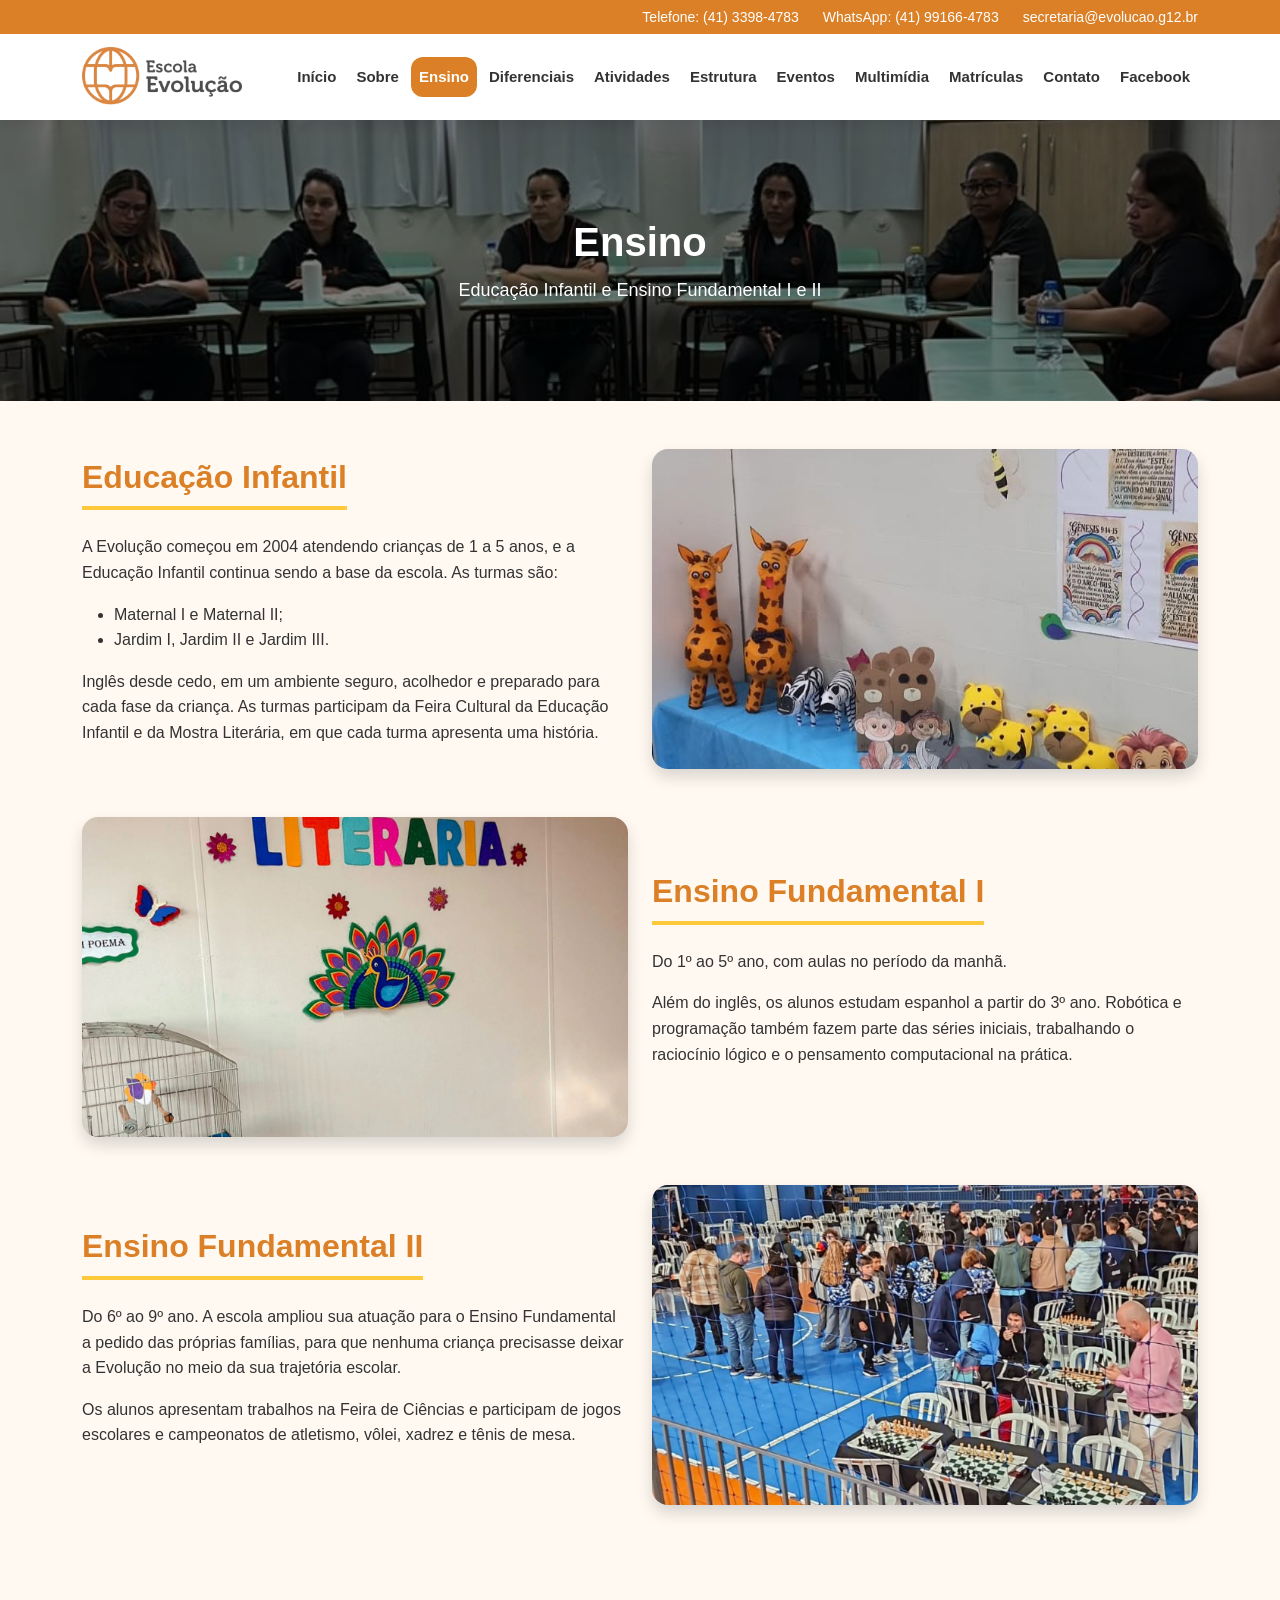
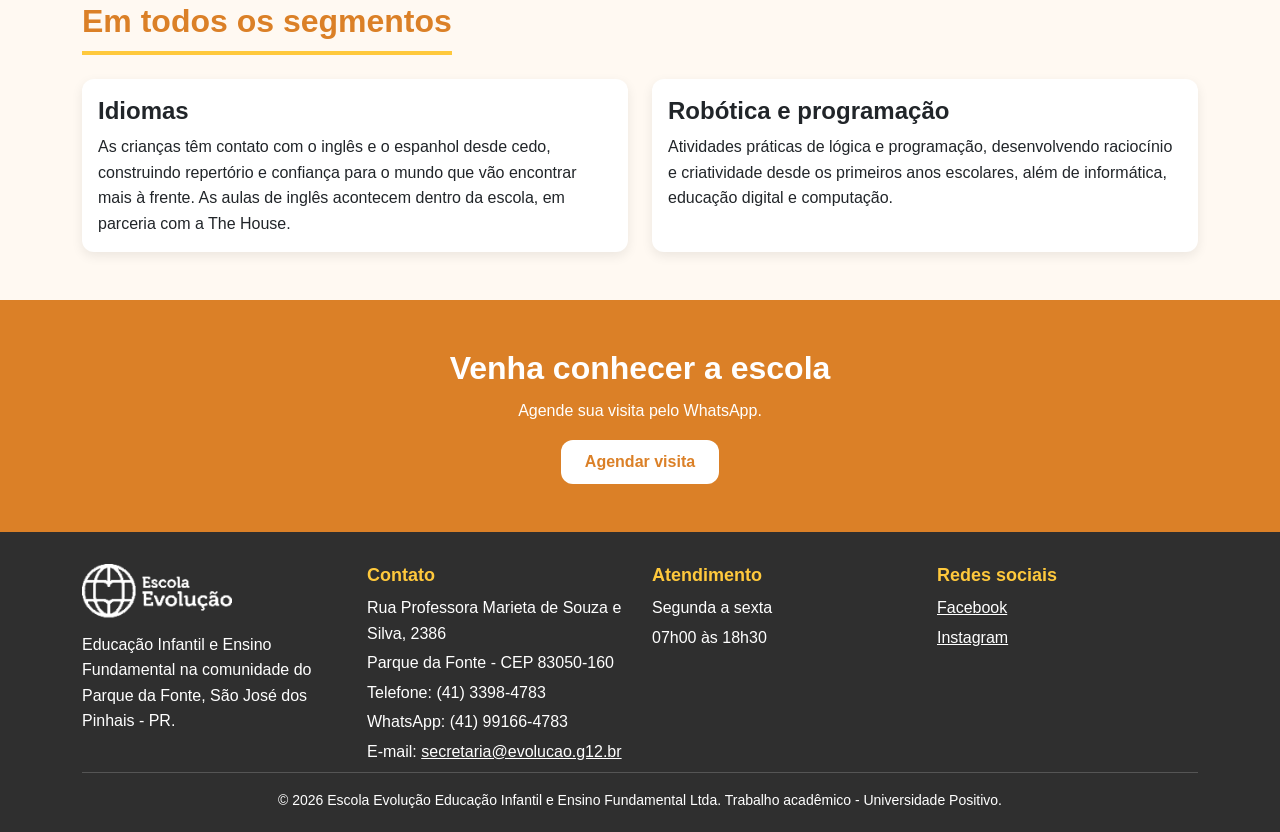
<file: ensino.html>
<!DOCTYPE html>
<html lang="pt-BR">
<head>
    <meta charset="UTF-8">
    <meta name="viewport" content="width=device-width, initial-scale=1.0">
    <title>Ensino | Escola Evolução</title>
    <link rel="icon" type="image/png" href="img/favicon.png">
    <link rel="stylesheet" href="css/bootstrap.min.css">
    <link rel="stylesheet" href="css/style.css">
    <style>
        .banner-pagina {
            background-image: linear-gradient(rgba(0, 0, 0, 0.5), rgba(0, 0, 0, 0.5)), url("img/sala-de-aula-1.jpg");
            background-position: center 40%;
        }
    </style>
</head>
<body>
    <header class="cabecalho">
        <div class="faixa-topo">
            <div class="conteudo faixa-topo-itens">
                <span>Telefone: (41) 3398-4783</span>
                <a href="https://wa.me/5541991664783" target="_blank">WhatsApp: (41) 99166-4783</a>
                <a href="mailto:secretaria@evolucao.g12.br">secretaria@evolucao.g12.br</a>
            </div>
        </div>
        <nav class="navbar navbar-expand-xl">
            <div class="container">
                <a class="navbar-brand logo" href="index.html">
                    <img src="img/logo-color.png" alt="Logo da Escola Evolução">
                </a>
                <button class="navbar-toggler" type="button" data-bs-toggle="collapse" data-bs-target="#menu-principal" aria-controls="menu-principal" aria-expanded="false" aria-label="Abrir menu">
                    ☰
                </button>
                <div class="collapse navbar-collapse" id="menu-principal">
                    <ul class="navbar-nav ms-auto gap-1">
                        <li class="nav-item"><a class="nav-link menu-link" href="index.html">Início</a></li>
                        <li class="nav-item"><a class="nav-link menu-link" href="sobre.html">Sobre</a></li>
                        <li class="nav-item"><a class="nav-link menu-link ativo" href="ensino.html">Ensino</a></li>
                        <li class="nav-item"><a class="nav-link menu-link" href="diferenciais.html">Diferenciais</a></li>
                        <li class="nav-item"><a class="nav-link menu-link" href="atividades.html">Atividades</a></li>
                        <li class="nav-item"><a class="nav-link menu-link" href="estrutura.html">Estrutura</a></li>
                        <li class="nav-item"><a class="nav-link menu-link" href="eventos.html">Eventos</a></li>
                        <li class="nav-item"><a class="nav-link menu-link" href="multimidia.html">Multimídia</a></li>
                        <li class="nav-item"><a class="nav-link menu-link" href="matriculas.html">Matrículas</a></li>
                        <li class="nav-item"><a class="nav-link menu-link" href="contato.html">Contato</a></li>
                        <li class="nav-item"><a class="nav-link menu-link" href="https://www.facebook.com/evolucaosjp" target="_blank">Facebook</a></li>
                    </ul>
                </div>
            </div>
        </nav>
    </header>

    <main>
        <section class="banner-pagina">
            <div class="container">
                <h1>Ensino</h1>
                <p>Educação Infantil e Ensino Fundamental I e II</p>
            </div>
        </section>

        <section class="secao">
            <div class="container">
                <div class="row align-items-center g-4 mb-5">
                    <div class="col-md-6">
                        <h2 class="titulo-secao">Educação Infantil</h2>
                        <p>A Evolução começou em 2004 atendendo crianças de 1 a 5 anos, e a Educação Infantil continua sendo a base da escola. As turmas são:</p>
                        <ul>
                            <li>Maternal I e Maternal II;</li>
                            <li>Jardim I, Jardim II e Jardim III.</li>
                        </ul>
                        <p>Inglês desde cedo, em um ambiente seguro, acolhedor e preparado para cada fase da criança. As turmas participam da Feira Cultural da Educação Infantil e da Mostra Literária, em que cada turma apresenta uma história.</p>
                    </div>
                    <div class="col-md-6">
                        <img src="img/mostra-literaria-2026.jpg" class="rounded-4 shadow w-100 imagem-secao" alt="Trabalhos de animais da Mostra Literária 2026 da Educação Infantil">
                    </div>
                </div>

                <div class="row align-items-center g-4 mb-5">
                    <div class="col-md-6 order-md-2">
                        <h2 class="titulo-secao">Ensino Fundamental I</h2>
                        <p>Do 1º ao 5º ano, com aulas no período da manhã.</p>
                        <p>Além do inglês, os alunos estudam espanhol a partir do 3º ano. Robótica e programação também fazem parte das séries iniciais, trabalhando o raciocínio lógico e o pensamento computacional na prática.</p>
                    </div>
                    <div class="col-md-6 order-md-1">
                        <img src="img/amostra-literaria-2025.jpg" class="rounded-4 shadow w-100 imagem-secao" alt="Painel colorido da Mostra Literária">
                    </div>
                </div>

                <div class="row align-items-center g-4">
                    <div class="col-md-6">
                        <h2 class="titulo-secao">Ensino Fundamental II</h2>
                        <p>Do 6º ao 9º ano. A escola ampliou sua atuação para o Ensino Fundamental a pedido das próprias famílias, para que nenhuma criança precisasse deixar a Evolução no meio da sua trajetória escolar.</p>
                        <p>Os alunos apresentam trabalhos na Feira de Ciências e participam de jogos escolares e campeonatos de atletismo, vôlei, xadrez e tênis de mesa.</p>
                    </div>
                    <div class="col-md-6">
                        <img src="img/jogos-colegiais-xadrez.jpg" class="rounded-4 shadow w-100 imagem-secao" alt="Ginásio com mesas de xadrez nos Jogos Colegiais">
                    </div>
                </div>
            </div>
        </section>

        <section class="secao">
            <div class="container">
                <h2 class="titulo-secao">Em todos os segmentos</h2>
                <div class="row g-4">
                    <div class="col-md-6">
                        <article class="card card-escola h-100">
                            <div class="card-body">
                                <h3 class="card-title">Idiomas</h3>
                                <p class="card-text">As crianças têm contato com o inglês e o espanhol desde cedo, construindo repertório e confiança para o mundo que vão encontrar mais à frente. As aulas de inglês acontecem dentro da escola, em parceria com a The House.</p>
                            </div>
                        </article>
                    </div>
                    <div class="col-md-6">
                        <article class="card card-escola h-100">
                            <div class="card-body">
                                <h3 class="card-title">Robótica e programação</h3>
                                <p class="card-text">Atividades práticas de lógica e programação, desenvolvendo raciocínio e criatividade desde os primeiros anos escolares, além de informática, educação digital e computação.</p>
                            </div>
                        </article>
                    </div>
                </div>
            </div>
        </section>

        <section class="faixa-chamada">
            <div class="container">
                <h2>Venha conhecer a escola</h2>
                <p>Agende sua visita pelo WhatsApp.</p>
                <a class="btn btn-escola btn-claro" href="https://wa.me/5541991664783" target="_blank">Agendar visita</a>
            </div>
        </section>
    </main>

    <footer class="rodape">
        <div class="conteudo">
            <div class="rodape-colunas">
                <div>
                    <img class="rodape-logo" src="img/logo-white.png" alt="Logo da Escola Evolução">
                    <p>Educação Infantil e Ensino Fundamental na comunidade do Parque da Fonte, São José dos Pinhais - PR.</p>
                </div>
                <div>
                    <h3>Contato</h3>
                    <p>Rua Professora Marieta de Souza e Silva, 2386</p>
                    <p>Parque da Fonte - CEP 83050-160</p>
                    <p>Telefone: (41) 3398-4783</p>
                    <p>WhatsApp: (41) 99166-4783</p>
                    <p>E-mail: <a href="mailto:secretaria@evolucao.g12.br">secretaria@evolucao.g12.br</a></p>
                </div>
                <div>
                    <h3>Atendimento</h3>
                    <p>Segunda a sexta</p>
                    <p>07h00 às 18h30</p>
                </div>
                <div>
                    <h3>Redes sociais</h3>
                    <p><a href="https://www.facebook.com/evolucaosjp" target="_blank">Facebook</a></p>
                    <p><a href="https://www.instagram.com/evolucaosjp" target="_blank">Instagram</a></p>
                </div>
            </div>
            <p class="rodape-copyright">&copy; 2026 Escola Evolução Educação Infantil e Ensino Fundamental Ltda. Trabalho acadêmico - Universidade Positivo.</p>
        </div>
    </footer>

    <script src="js/bootstrap.bundle.min.js"></script>
    <script src="js/script.js"></script>
</body>
</html>
</file>
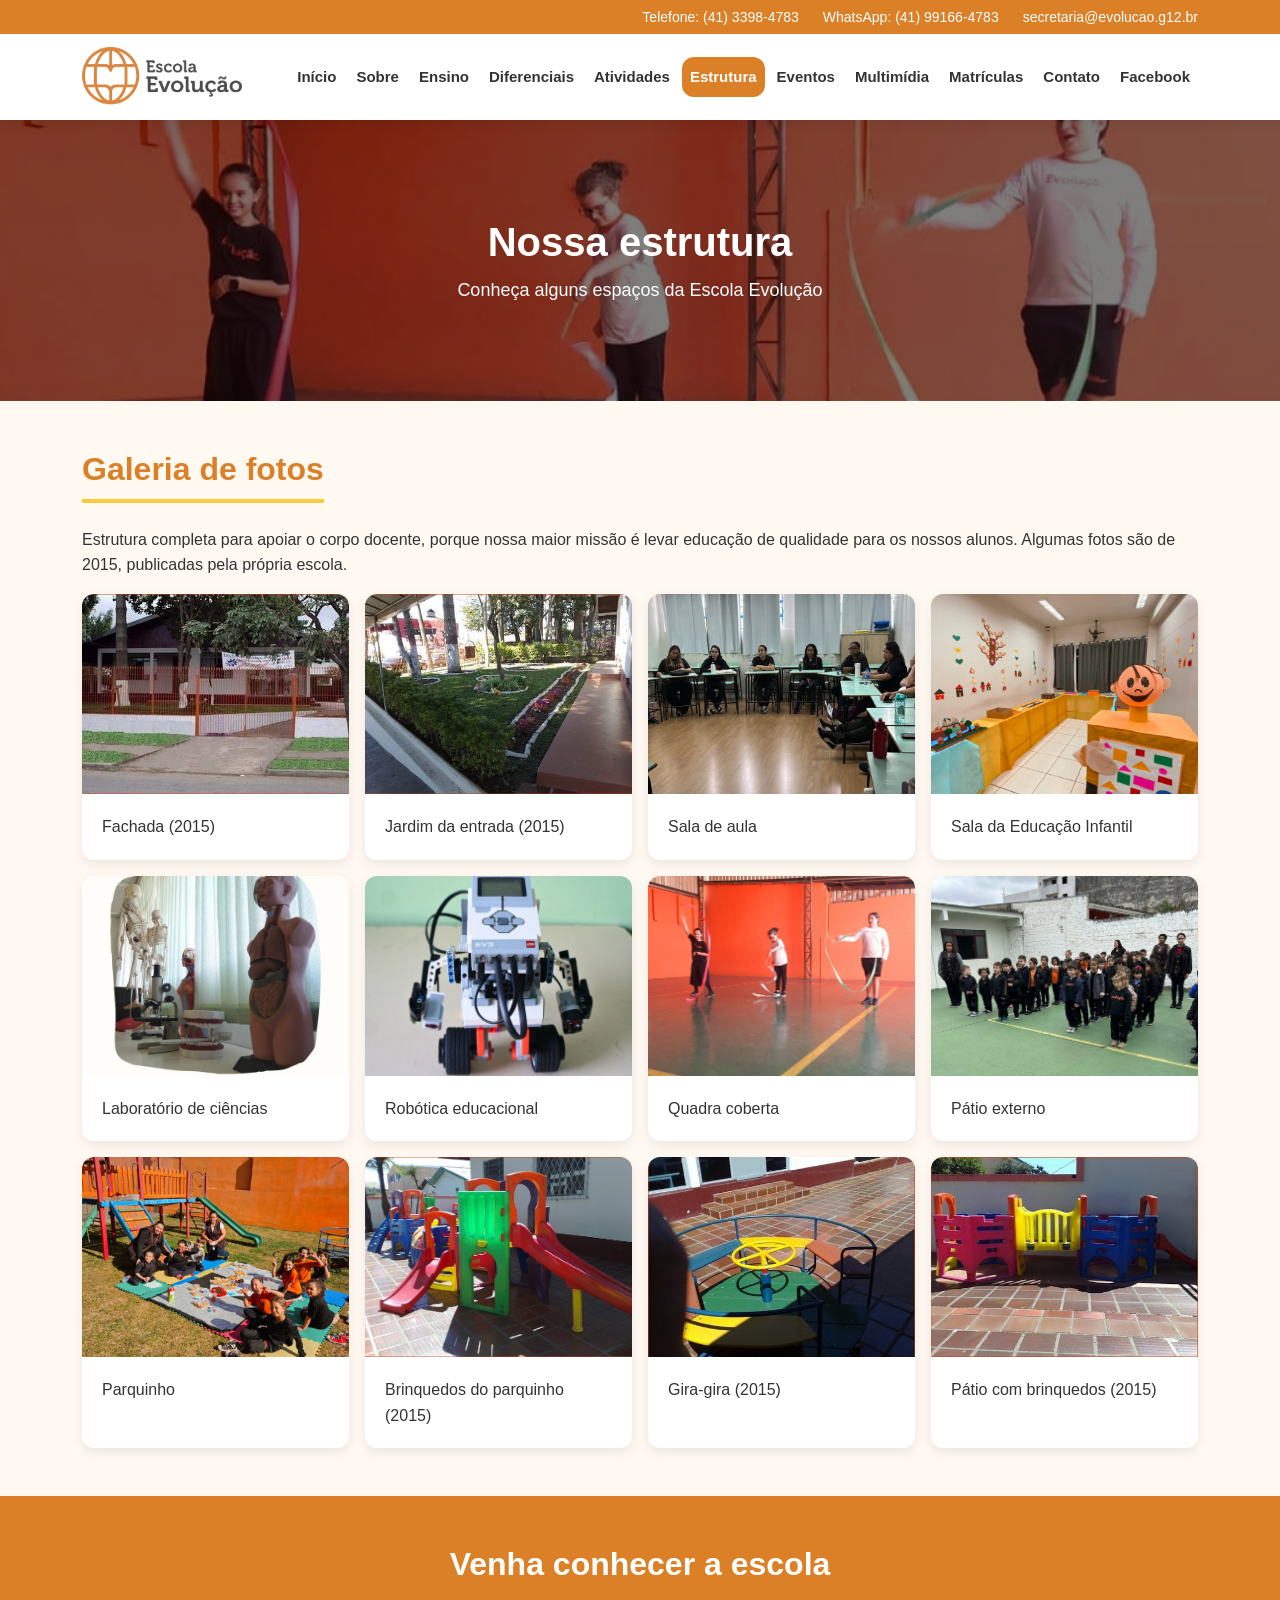
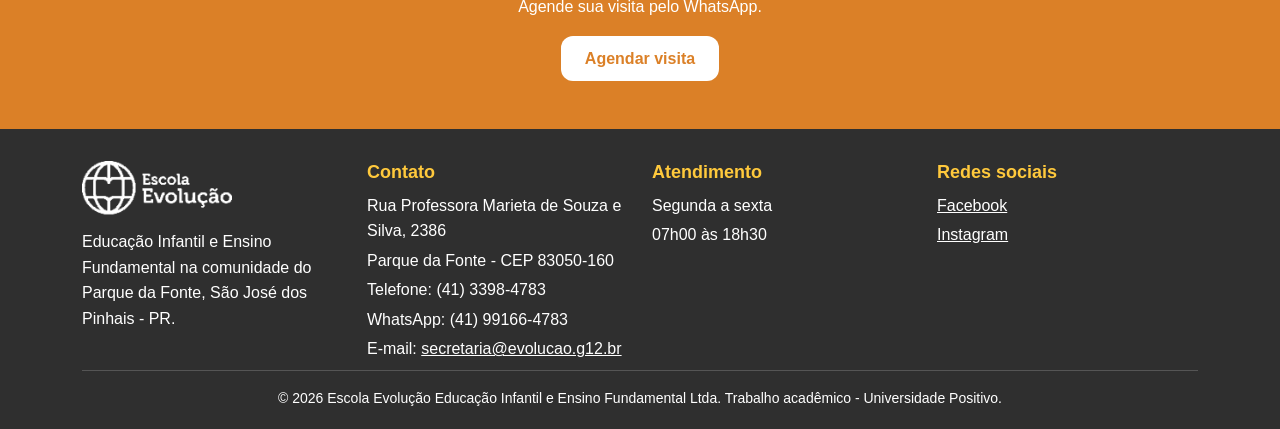
<file: estrutura.html>
<!DOCTYPE html>
<html lang="pt-BR">
<head>
    <meta charset="UTF-8">
    <meta name="viewport" content="width=device-width, initial-scale=1.0">
    <title>Estrutura | Escola Evolução</title>
    <link rel="icon" type="image/png" href="img/favicon.png">
    <link rel="stylesheet" href="css/style.css">
    <style>
        .banner-pagina {
            background-image: linear-gradient(rgba(0, 0, 0, 0.5), rgba(0, 0, 0, 0.5)), url("img/quadra-coberta.jpg");
            background-position: center 37%;
        }
    </style>
</head>
<body>
    <header class="cabecalho">
        <div class="faixa-topo">
            <div class="conteudo faixa-topo-itens">
                <span>Telefone: (41) 3398-4783</span>
                <a href="https://wa.me/5541991664783" target="_blank">WhatsApp: (41) 99166-4783</a>
                <a href="mailto:secretaria@evolucao.g12.br">secretaria@evolucao.g12.br</a>
            </div>
        </div>
        <nav class="conteudo menu">
            <a class="logo" href="index.html">
                <img src="img/logo-color.png" alt="Logo da Escola Evolução">
            </a>
            <button id="menu-botao" type="button" aria-label="Abrir menu">☰</button>
            <ul class="menu-lista" id="menu-lista">
                <li><a class="menu-link" href="index.html">Início</a></li>
                <li><a class="menu-link" href="sobre.html">Sobre</a></li>
                <li><a class="menu-link" href="ensino.html">Ensino</a></li>
                <li><a class="menu-link" href="diferenciais.html">Diferenciais</a></li>
                <li><a class="menu-link" href="atividades.html">Atividades</a></li>
                <li><a class="menu-link ativo" href="estrutura.html">Estrutura</a></li>
                <li><a class="menu-link" href="eventos.html">Eventos</a></li>
                <li><a class="menu-link" href="multimidia.html">Multimídia</a></li>
                <li><a class="menu-link" href="matriculas.html">Matrículas</a></li>
                <li><a class="menu-link" href="contato.html">Contato</a></li>
                <li><a class="menu-link" href="https://www.facebook.com/evolucaosjp" target="_blank">Facebook</a></li>
            </ul>
        </nav>
    </header>

    <main>
        <section class="banner-pagina">
            <div class="conteudo">
                <h1>Nossa estrutura</h1>
                <p>Conheça alguns espaços da Escola Evolução</p>
            </div>
        </section>

        <section class="secao">
            <div class="conteudo">
                <h2 class="titulo-secao">Galeria de fotos</h2>
                <p>Estrutura completa para apoiar o corpo docente, porque nossa maior missão é levar educação de qualidade para os nossos alunos. Algumas fotos são de 2015, publicadas pela própria escola.</p>
                <div class="galeria">
                    <figure class="card-escola">
                        <img src="img/fachada-2015.jpg" alt="Fachada da Escola Evolução com muro e portão">
                        <figcaption class="card-corpo">Fachada (2015)</figcaption>
                    </figure>
                    <figure class="card-escola">
                        <img src="img/jardim-entrada-2015.jpg" alt="Jardim e calçada na entrada da escola">
                        <figcaption class="card-corpo">Jardim da entrada (2015)</figcaption>
                    </figure>
                    <figure class="card-escola">
                        <img src="img/sala-de-aula-1.jpg" alt="Sala de aula ampla e iluminada durante formação de professores">
                        <figcaption class="card-corpo">Sala de aula</figcaption>
                    </figure>
                    <figure class="card-escola">
                        <img src="img/sala-feira-cultural-infantil.jpg" alt="Sala da Educação Infantil decorada para a Feira Cultural">
                        <figcaption class="card-corpo">Sala da Educação Infantil</figcaption>
                    </figure>
                    <figure class="card-escola">
                        <img src="img/laboratorio-ciencias.jpg" alt="Modelos anatômicos, esqueletos e microscópio do laboratório de ciências">
                        <figcaption class="card-corpo">Laboratório de ciências</figcaption>
                    </figure>
                    <figure class="card-escola">
                        <img src="img/robotica.jpg" alt="Robô de robótica educacional montado pelos alunos">
                        <figcaption class="card-corpo">Robótica educacional</figcaption>
                    </figure>
                    <figure class="card-escola">
                        <img src="img/quadra-coberta.jpg" alt="Quadra coberta com parede laranja e alunos em atividade">
                        <figcaption class="card-corpo">Quadra coberta</figcaption>
                    </figure>
                    <figure class="card-escola">
                        <img src="img/patio-externo.jpg" alt="Pátio externo com alunos em fila em atividade cívica">
                        <figcaption class="card-corpo">Pátio externo</figcaption>
                    </figure>
                    <figure class="card-escola">
                        <img src="img/parquinho.jpg" alt="Parquinho colorido com gramado e piquenique dos alunos">
                        <figcaption class="card-corpo">Parquinho</figcaption>
                    </figure>
                    <figure class="card-escola">
                        <img src="img/parquinho-brinquedos-2-2015.jpg" alt="Parquinho com escorregadores coloridos">
                        <figcaption class="card-corpo">Brinquedos do parquinho (2015)</figcaption>
                    </figure>
                    <figure class="card-escola">
                        <img src="img/parquinho-gira-gira-2015.jpg" alt="Gira-gira colorido no pátio">
                        <figcaption class="card-corpo">Gira-gira (2015)</figcaption>
                    </figure>
                    <figure class="card-escola">
                        <img src="img/patio-brinquedos-2015.jpg" alt="Pátio coberto com brinquedos coloridos">
                        <figcaption class="card-corpo">Pátio com brinquedos (2015)</figcaption>
                    </figure>
                </div>
            </div>
        </section>

        <section class="faixa-chamada">
            <div class="conteudo">
                <h2>Venha conhecer a escola</h2>
                <p>Agende sua visita pelo WhatsApp.</p>
                <a class="btn-escola btn-claro" href="https://wa.me/5541991664783" target="_blank">Agendar visita</a>
            </div>
        </section>
    </main>

    <footer class="rodape">
        <div class="conteudo">
            <div class="rodape-colunas">
                <div>
                    <img class="rodape-logo" src="img/logo-white.png" alt="Logo da Escola Evolução">
                    <p>Educação Infantil e Ensino Fundamental na comunidade do Parque da Fonte, São José dos Pinhais - PR.</p>
                </div>
                <div>
                    <h3>Contato</h3>
                    <p>Rua Professora Marieta de Souza e Silva, 2386</p>
                    <p>Parque da Fonte - CEP 83050-160</p>
                    <p>Telefone: (41) 3398-4783</p>
                    <p>WhatsApp: (41) 99166-4783</p>
                    <p>E-mail: <a href="mailto:secretaria@evolucao.g12.br">secretaria@evolucao.g12.br</a></p>
                </div>
                <div>
                    <h3>Atendimento</h3>
                    <p>Segunda a sexta</p>
                    <p>07h00 às 18h30</p>
                </div>
                <div>
                    <h3>Redes sociais</h3>
                    <p><a href="https://www.facebook.com/evolucaosjp" target="_blank">Facebook</a></p>
                    <p><a href="https://www.instagram.com/evolucaosjp" target="_blank">Instagram</a></p>
                </div>
            </div>
            <p class="rodape-copyright">&copy; 2026 Escola Evolução Educação Infantil e Ensino Fundamental Ltda. Trabalho acadêmico - Universidade Positivo.</p>
        </div>
    </footer>

    <script src="js/script.js"></script>
</body>
</html>
</file>
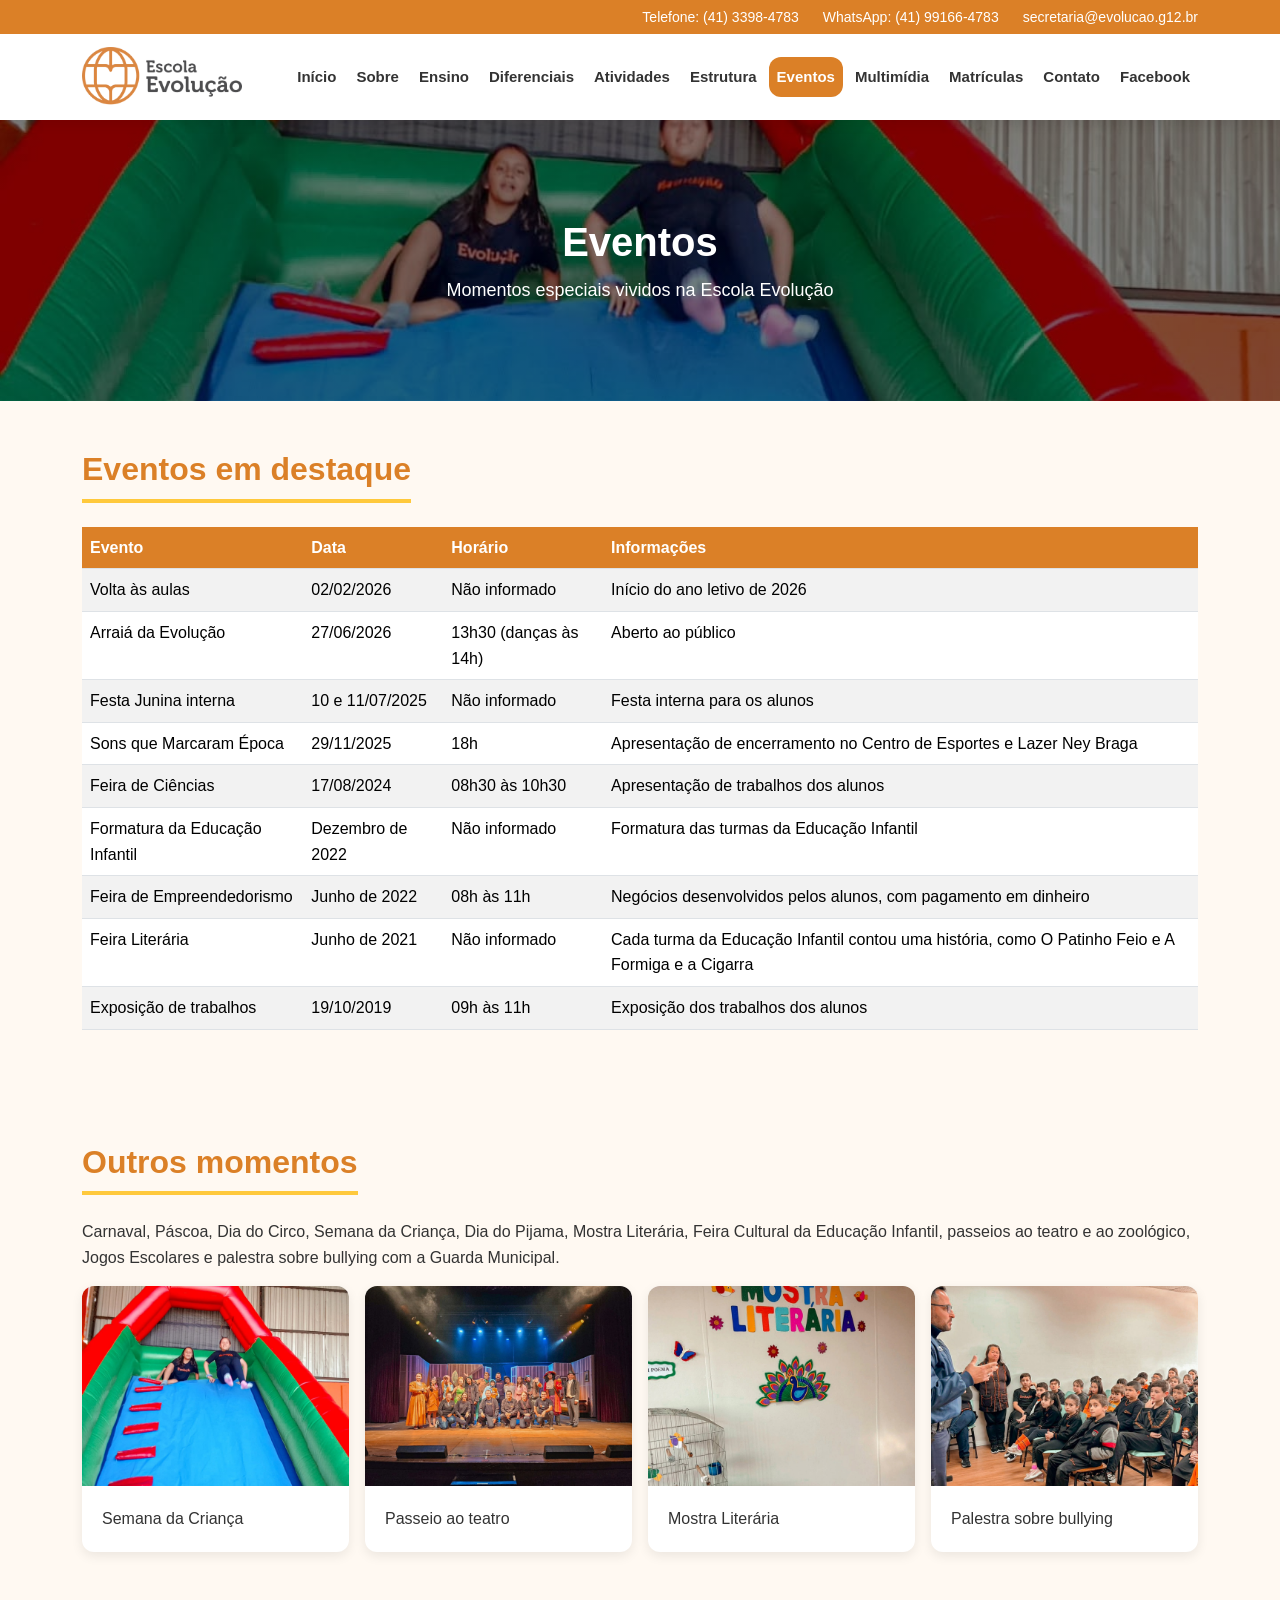
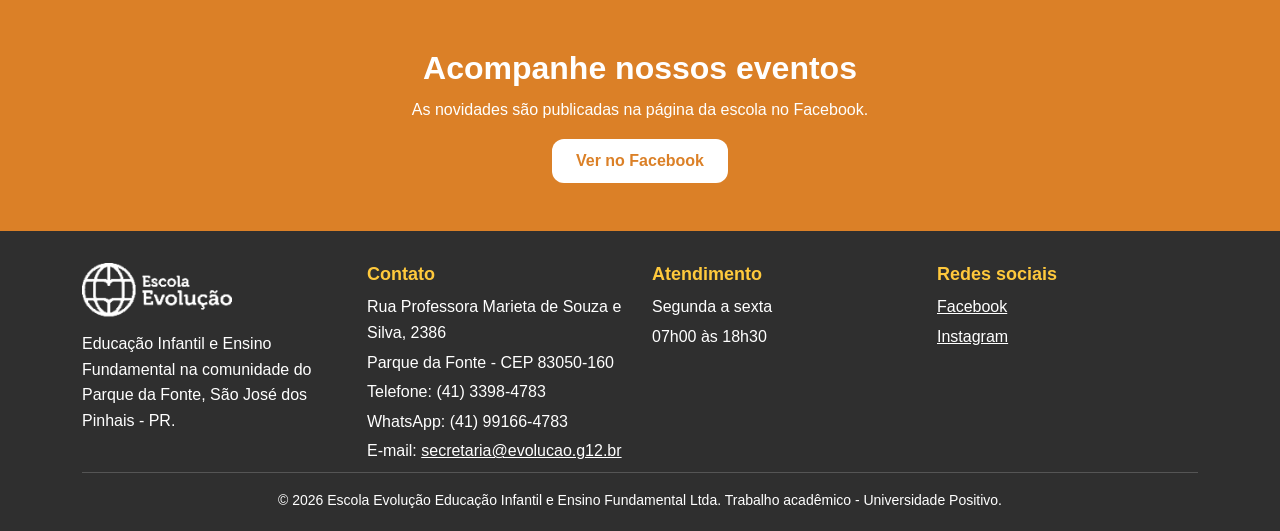
<file: eventos.html>
<!DOCTYPE html>
<html lang="pt-BR">
<head>
    <meta charset="UTF-8">
    <meta name="viewport" content="width=device-width, initial-scale=1.0">
    <title>Eventos | Escola Evolução</title>
    <link rel="icon" type="image/png" href="img/favicon.png">
    <link rel="stylesheet" href="css/bootstrap.min.css">
    <link rel="stylesheet" href="css/style.css">
    <style>
        .banner-pagina {
            background-image: linear-gradient(rgba(0, 0, 0, 0.5), rgba(0, 0, 0, 0.5)), url("img/semana-das-criancas.jpg");
            background-position: center 45%;
        }
    </style>
</head>
<body>
    <header class="cabecalho">
        <div class="faixa-topo">
            <div class="conteudo faixa-topo-itens">
                <span>Telefone: (41) 3398-4783</span>
                <a href="https://wa.me/5541991664783" target="_blank">WhatsApp: (41) 99166-4783</a>
                <a href="mailto:secretaria@evolucao.g12.br">secretaria@evolucao.g12.br</a>
            </div>
        </div>
        <nav class="navbar navbar-expand-xl">
            <div class="container">
                <a class="navbar-brand logo" href="index.html">
                    <img src="img/logo-color.png" alt="Logo da Escola Evolução">
                </a>
                <button class="navbar-toggler" type="button" data-bs-toggle="collapse" data-bs-target="#menu-principal" aria-controls="menu-principal" aria-expanded="false" aria-label="Abrir menu">
                    ☰
                </button>
                <div class="collapse navbar-collapse" id="menu-principal">
                    <ul class="navbar-nav ms-auto gap-1">
                        <li class="nav-item"><a class="nav-link menu-link" href="index.html">Início</a></li>
                        <li class="nav-item"><a class="nav-link menu-link" href="sobre.html">Sobre</a></li>
                        <li class="nav-item"><a class="nav-link menu-link" href="ensino.html">Ensino</a></li>
                        <li class="nav-item"><a class="nav-link menu-link" href="diferenciais.html">Diferenciais</a></li>
                        <li class="nav-item"><a class="nav-link menu-link" href="atividades.html">Atividades</a></li>
                        <li class="nav-item"><a class="nav-link menu-link" href="estrutura.html">Estrutura</a></li>
                        <li class="nav-item"><a class="nav-link menu-link ativo" href="eventos.html">Eventos</a></li>
                        <li class="nav-item"><a class="nav-link menu-link" href="multimidia.html">Multimídia</a></li>
                        <li class="nav-item"><a class="nav-link menu-link" href="matriculas.html">Matrículas</a></li>
                        <li class="nav-item"><a class="nav-link menu-link" href="contato.html">Contato</a></li>
                        <li class="nav-item"><a class="nav-link menu-link" href="https://www.facebook.com/evolucaosjp" target="_blank">Facebook</a></li>
                    </ul>
                </div>
            </div>
        </nav>
    </header>

    <main>
        <section class="banner-pagina">
            <div class="container">
                <h1>Eventos</h1>
                <p>Momentos especiais vividos na Escola Evolução</p>
            </div>
        </section>

        <section class="secao">
            <div class="container">
                <h2 class="titulo-secao">Eventos em destaque</h2>
                <div class="table-responsive">
                    <table class="table table-striped table-hover tabela-escola">
                        <thead>
                            <tr>
                                <th>Evento</th>
                                <th>Data</th>
                                <th>Horário</th>
                                <th>Informações</th>
                            </tr>
                        </thead>
                        <tbody>
                            <tr>
                                <td>Volta às aulas</td>
                                <td>02/02/2026</td>
                                <td>Não informado</td>
                                <td>Início do ano letivo de 2026</td>
                            </tr>
                            <tr>
                                <td>Arraiá da Evolução</td>
                                <td>27/06/2026</td>
                                <td>13h30 (danças às 14h)</td>
                                <td>Aberto ao público</td>
                            </tr>
                            <tr>
                                <td>Festa Junina interna</td>
                                <td>10 e 11/07/2025</td>
                                <td>Não informado</td>
                                <td>Festa interna para os alunos</td>
                            </tr>
                            <tr>
                                <td>Sons que Marcaram Época</td>
                                <td>29/11/2025</td>
                                <td>18h</td>
                                <td>Apresentação de encerramento no Centro de Esportes e Lazer Ney Braga</td>
                            </tr>
                            <tr>
                                <td>Feira de Ciências</td>
                                <td>17/08/2024</td>
                                <td>08h30 às 10h30</td>
                                <td>Apresentação de trabalhos dos alunos</td>
                            </tr>
                            <tr>
                                <td>Formatura da Educação Infantil</td>
                                <td>Dezembro de 2022</td>
                                <td>Não informado</td>
                                <td>Formatura das turmas da Educação Infantil</td>
                            </tr>
                            <tr>
                                <td>Feira de Empreendedorismo</td>
                                <td>Junho de 2022</td>
                                <td>08h às 11h</td>
                                <td>Negócios desenvolvidos pelos alunos, com pagamento em dinheiro</td>
                            </tr>
                            <tr>
                                <td>Feira Literária</td>
                                <td>Junho de 2021</td>
                                <td>Não informado</td>
                                <td>Cada turma da Educação Infantil contou uma história, como O Patinho Feio e A Formiga e a Cigarra</td>
                            </tr>
                            <tr>
                                <td>Exposição de trabalhos</td>
                                <td>19/10/2019</td>
                                <td>09h às 11h</td>
                                <td>Exposição dos trabalhos dos alunos</td>
                            </tr>
                        </tbody>
                    </table>
                </div>
            </div>
        </section>

        <section class="secao">
            <div class="container">
                <h2 class="titulo-secao">Outros momentos</h2>
                <p>Carnaval, Páscoa, Dia do Circo, Semana da Criança, Dia do Pijama, Mostra Literária, Feira Cultural da Educação Infantil, passeios ao teatro e ao zoológico, Jogos Escolares e palestra sobre bullying com a Guarda Municipal.</p>
                <div class="galeria">
                    <figure class="card-escola">
                        <img src="img/semana-das-criancas.jpg" alt="Brinquedo inflável na Semana das Crianças">
                        <figcaption class="card-corpo">Semana da Criança</figcaption>
                    </figure>
                    <figure class="card-escola">
                        <img src="img/teatro-peter-pan.jpg" alt="Alunos no palco do teatro após o espetáculo Peter Pan">
                        <figcaption class="card-corpo">Passeio ao teatro</figcaption>
                    </figure>
                    <figure class="card-escola">
                        <img src="img/amostra-literaria-2025.jpg" alt="Painel colorido da Mostra Literária">
                        <figcaption class="card-corpo">Mostra Literária</figcaption>
                    </figure>
                    <figure class="card-escola">
                        <img src="img/palestra-bullying.jpg" alt="Alunos assistindo palestra sobre bullying">
                        <figcaption class="card-corpo">Palestra sobre bullying</figcaption>
                    </figure>
                </div>
            </div>
        </section>

        <section class="faixa-chamada">
            <div class="container">
                <h2>Acompanhe nossos eventos</h2>
                <p>As novidades são publicadas na página da escola no Facebook.</p>
                <a class="btn btn-escola btn-claro" href="https://www.facebook.com/evolucaosjp" target="_blank">Ver no Facebook</a>
            </div>
        </section>
    </main>

    <footer class="rodape">
        <div class="conteudo">
            <div class="rodape-colunas">
                <div>
                    <img class="rodape-logo" src="img/logo-white.png" alt="Logo da Escola Evolução">
                    <p>Educação Infantil e Ensino Fundamental na comunidade do Parque da Fonte, São José dos Pinhais - PR.</p>
                </div>
                <div>
                    <h3>Contato</h3>
                    <p>Rua Professora Marieta de Souza e Silva, 2386</p>
                    <p>Parque da Fonte - CEP 83050-160</p>
                    <p>Telefone: (41) 3398-4783</p>
                    <p>WhatsApp: (41) 99166-4783</p>
                    <p>E-mail: <a href="mailto:secretaria@evolucao.g12.br">secretaria@evolucao.g12.br</a></p>
                </div>
                <div>
                    <h3>Atendimento</h3>
                    <p>Segunda a sexta</p>
                    <p>07h00 às 18h30</p>
                </div>
                <div>
                    <h3>Redes sociais</h3>
                    <p><a href="https://www.facebook.com/evolucaosjp" target="_blank">Facebook</a></p>
                    <p><a href="https://www.instagram.com/evolucaosjp" target="_blank">Instagram</a></p>
                </div>
            </div>
            <p class="rodape-copyright">&copy; 2026 Escola Evolução Educação Infantil e Ensino Fundamental Ltda. Trabalho acadêmico - Universidade Positivo.</p>
        </div>
    </footer>

    <script src="js/bootstrap.bundle.min.js"></script>
    <script src="js/script.js"></script>
</body>
</html>
</file>
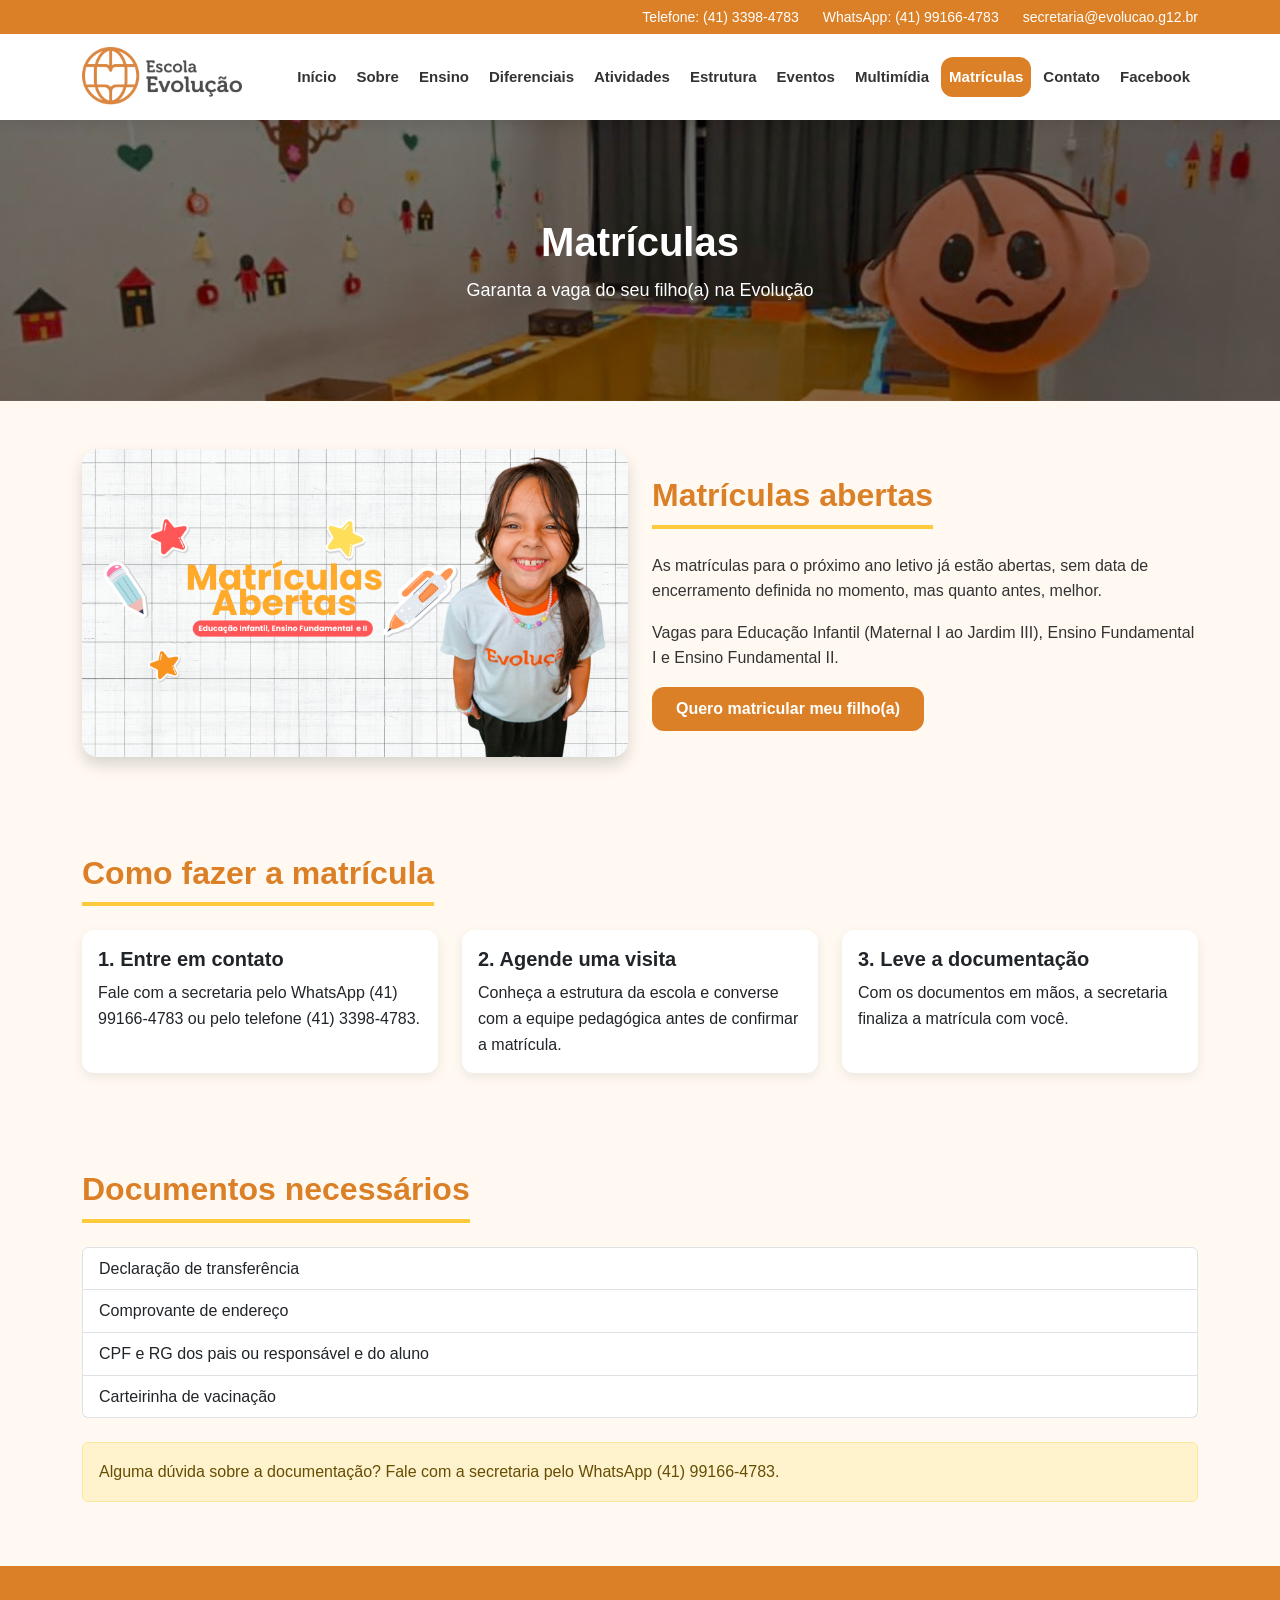
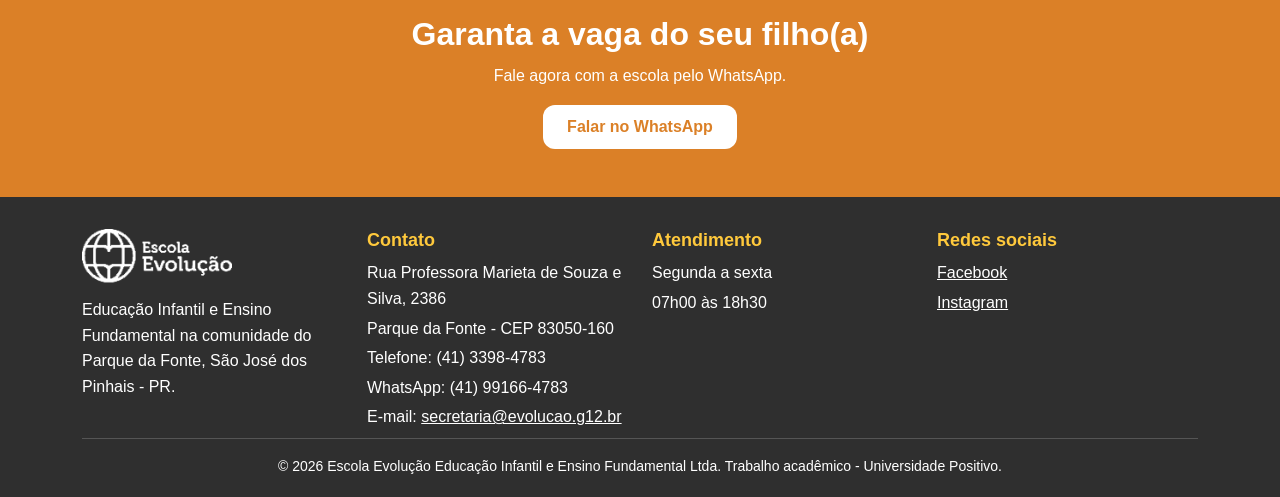
<file: matriculas.html>
<!DOCTYPE html>
<html lang="pt-BR">
<head>
    <meta charset="UTF-8">
    <meta name="viewport" content="width=device-width, initial-scale=1.0">
    <title>Matrículas | Escola Evolução</title>
    <link rel="icon" type="image/png" href="img/favicon.png">
    <link rel="stylesheet" href="css/bootstrap.min.css">
    <link rel="stylesheet" href="css/style.css">
    <style>
        .banner-pagina {
            background-image: linear-gradient(rgba(0, 0, 0, 0.5), rgba(0, 0, 0, 0.5)), url("img/sala-feira-cultural-infantil.jpg");
            background-position: center 45%;
        }
    </style>
</head>
<body>
    <header class="cabecalho">
        <div class="faixa-topo">
            <div class="conteudo faixa-topo-itens">
                <span>Telefone: (41) 3398-4783</span>
                <a href="https://wa.me/5541991664783" target="_blank">WhatsApp: (41) 99166-4783</a>
                <a href="mailto:secretaria@evolucao.g12.br">secretaria@evolucao.g12.br</a>
            </div>
        </div>
        <nav class="navbar navbar-expand-xl">
            <div class="container">
                <a class="navbar-brand logo" href="index.html">
                    <img src="img/logo-color.png" alt="Logo da Escola Evolução">
                </a>
                <button class="navbar-toggler" type="button" data-bs-toggle="collapse" data-bs-target="#menu-principal" aria-controls="menu-principal" aria-expanded="false" aria-label="Abrir menu">
                    ☰
                </button>
                <div class="collapse navbar-collapse" id="menu-principal">
                    <ul class="navbar-nav ms-auto gap-1">
                        <li class="nav-item"><a class="nav-link menu-link" href="index.html">Início</a></li>
                        <li class="nav-item"><a class="nav-link menu-link" href="sobre.html">Sobre</a></li>
                        <li class="nav-item"><a class="nav-link menu-link" href="ensino.html">Ensino</a></li>
                        <li class="nav-item"><a class="nav-link menu-link" href="diferenciais.html">Diferenciais</a></li>
                        <li class="nav-item"><a class="nav-link menu-link" href="atividades.html">Atividades</a></li>
                        <li class="nav-item"><a class="nav-link menu-link" href="estrutura.html">Estrutura</a></li>
                        <li class="nav-item"><a class="nav-link menu-link" href="eventos.html">Eventos</a></li>
                        <li class="nav-item"><a class="nav-link menu-link" href="multimidia.html">Multimídia</a></li>
                        <li class="nav-item"><a class="nav-link menu-link ativo" href="matriculas.html">Matrículas</a></li>
                        <li class="nav-item"><a class="nav-link menu-link" href="contato.html">Contato</a></li>
                        <li class="nav-item"><a class="nav-link menu-link" href="https://www.facebook.com/evolucaosjp" target="_blank">Facebook</a></li>
                    </ul>
                </div>
            </div>
        </nav>
    </header>

    <main>
        <section class="banner-pagina">
            <div class="container">
                <h1>Matrículas</h1>
                <p>Garanta a vaga do seu filho(a) na Evolução</p>
            </div>
        </section>

        <section class="secao">
            <div class="container">
                <div class="row align-items-center g-4">
                    <div class="col-md-6">
                        <img src="img/capa.png" class="rounded-4 shadow w-100" alt="Banner Matrículas Abertas: Educação Infantil, Ensino Fundamental I e II">
                    </div>
                    <div class="col-md-6">
                        <h2 class="titulo-secao">Matrículas abertas</h2>
                        <p>As matrículas para o próximo ano letivo já estão abertas, sem data de encerramento definida no momento, mas quanto antes, melhor.</p>
                        <p>Vagas para Educação Infantil (Maternal I ao Jardim III), Ensino Fundamental I e Ensino Fundamental II.</p>
                        <a class="btn btn-escola" href="https://wa.me/5541991664783" target="_blank">Quero matricular meu filho(a)</a>
                    </div>
                </div>
            </div>
        </section>

        <section class="secao">
            <div class="container">
                <h2 class="titulo-secao">Como fazer a matrícula</h2>
                <div class="row g-4">
                    <div class="col-md-4">
                        <article class="card card-escola h-100">
                            <div class="card-body">
                                <h3 class="card-title fs-5">1. Entre em contato</h3>
                                <p class="card-text">Fale com a secretaria pelo WhatsApp (41) 99166-4783 ou pelo telefone (41) 3398-4783.</p>
                            </div>
                        </article>
                    </div>
                    <div class="col-md-4">
                        <article class="card card-escola h-100">
                            <div class="card-body">
                                <h3 class="card-title fs-5">2. Agende uma visita</h3>
                                <p class="card-text">Conheça a estrutura da escola e converse com a equipe pedagógica antes de confirmar a matrícula.</p>
                            </div>
                        </article>
                    </div>
                    <div class="col-md-4">
                        <article class="card card-escola h-100">
                            <div class="card-body">
                                <h3 class="card-title fs-5">3. Leve a documentação</h3>
                                <p class="card-text">Com os documentos em mãos, a secretaria finaliza a matrícula com você.</p>
                            </div>
                        </article>
                    </div>
                </div>
            </div>
        </section>

        <section class="secao">
            <div class="container">
                <h2 class="titulo-secao">Documentos necessários</h2>
                <ul class="list-group mb-4">
                    <li class="list-group-item">Declaração de transferência</li>
                    <li class="list-group-item">Comprovante de endereço</li>
                    <li class="list-group-item">CPF e RG dos pais ou responsável e do aluno</li>
                    <li class="list-group-item">Carteirinha de vacinação</li>
                </ul>
                <div class="alert alert-warning" role="alert">
                    Alguma dúvida sobre a documentação? Fale com a secretaria pelo WhatsApp (41) 99166-4783.
                </div>
            </div>
        </section>

        <section class="faixa-chamada">
            <div class="container">
                <h2>Garanta a vaga do seu filho(a)</h2>
                <p>Fale agora com a escola pelo WhatsApp.</p>
                <a class="btn btn-escola btn-claro" href="https://wa.me/5541991664783" target="_blank">Falar no WhatsApp</a>
            </div>
        </section>
    </main>

    <footer class="rodape">
        <div class="conteudo">
            <div class="rodape-colunas">
                <div>
                    <img class="rodape-logo" src="img/logo-white.png" alt="Logo da Escola Evolução">
                    <p>Educação Infantil e Ensino Fundamental na comunidade do Parque da Fonte, São José dos Pinhais - PR.</p>
                </div>
                <div>
                    <h3>Contato</h3>
                    <p>Rua Professora Marieta de Souza e Silva, 2386</p>
                    <p>Parque da Fonte - CEP 83050-160</p>
                    <p>Telefone: (41) 3398-4783</p>
                    <p>WhatsApp: (41) 99166-4783</p>
                    <p>E-mail: <a href="mailto:secretaria@evolucao.g12.br">secretaria@evolucao.g12.br</a></p>
                </div>
                <div>
                    <h3>Atendimento</h3>
                    <p>Segunda a sexta</p>
                    <p>07h00 às 18h30</p>
                </div>
                <div>
                    <h3>Redes sociais</h3>
                    <p><a href="https://www.facebook.com/evolucaosjp" target="_blank">Facebook</a></p>
                    <p><a href="https://www.instagram.com/evolucaosjp" target="_blank">Instagram</a></p>
                </div>
            </div>
            <p class="rodape-copyright">&copy; 2026 Escola Evolução Educação Infantil e Ensino Fundamental Ltda. Trabalho acadêmico - Universidade Positivo.</p>
        </div>
    </footer>

    <script src="js/bootstrap.bundle.min.js"></script>
    <script src="js/script.js"></script>
</body>
</html>
</file>
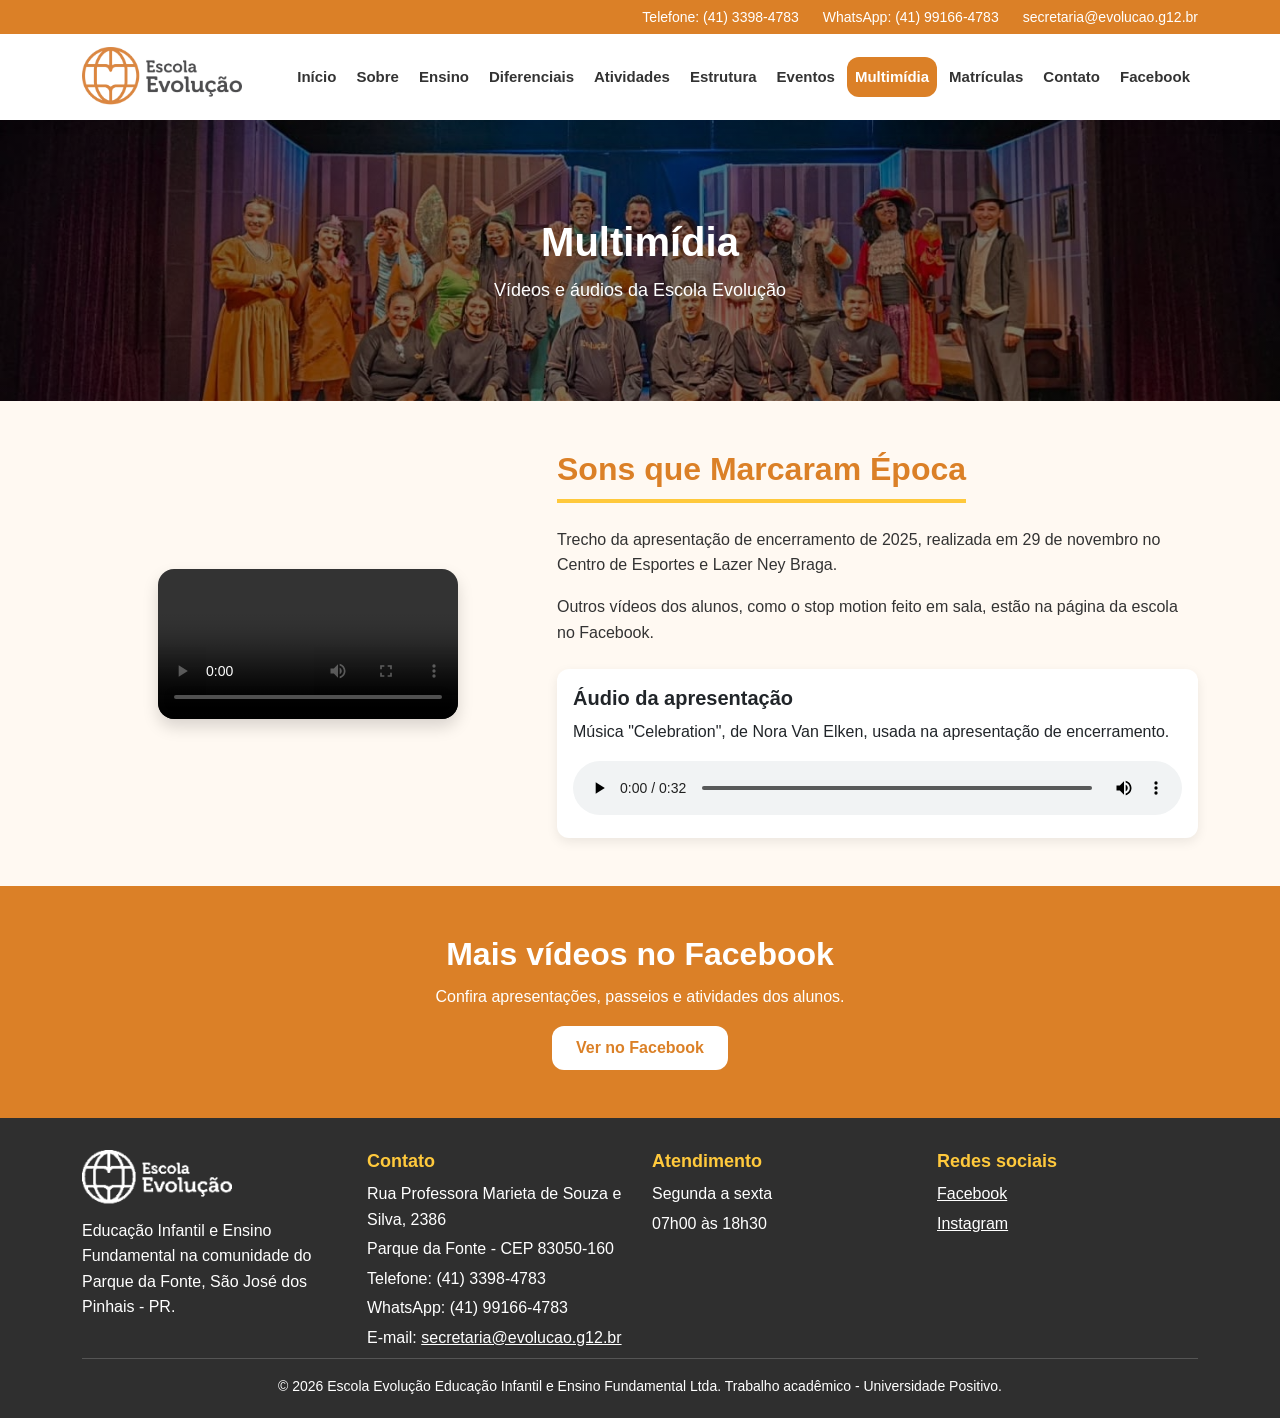
<file: multimidia.html>
<!DOCTYPE html>
<html lang="pt-BR">
<head>
    <meta charset="UTF-8">
    <meta name="viewport" content="width=device-width, initial-scale=1.0">
    <title>Multimídia | Escola Evolução</title>
    <link rel="icon" type="image/png" href="img/favicon.png">
    <link rel="stylesheet" href="css/bootstrap.min.css">
    <link rel="stylesheet" href="css/style.css">
    <style>
        .banner-pagina {
            background-image: linear-gradient(rgba(0, 0, 0, 0.5), rgba(0, 0, 0, 0.5)), url("img/teatro-peter-pan.jpg");
        }
    </style>
</head>
<body>
    <header class="cabecalho">
        <div class="faixa-topo">
            <div class="conteudo faixa-topo-itens">
                <span>Telefone: (41) 3398-4783</span>
                <a href="https://wa.me/5541991664783" target="_blank">WhatsApp: (41) 99166-4783</a>
                <a href="mailto:secretaria@evolucao.g12.br">secretaria@evolucao.g12.br</a>
            </div>
        </div>
        <nav class="navbar navbar-expand-xl">
            <div class="container">
                <a class="navbar-brand logo" href="index.html">
                    <img src="img/logo-color.png" alt="Logo da Escola Evolução">
                </a>
                <button class="navbar-toggler" type="button" data-bs-toggle="collapse" data-bs-target="#menu-principal" aria-controls="menu-principal" aria-expanded="false" aria-label="Abrir menu">
                    ☰
                </button>
                <div class="collapse navbar-collapse" id="menu-principal">
                    <ul class="navbar-nav ms-auto gap-1">
                        <li class="nav-item"><a class="nav-link menu-link" href="index.html">Início</a></li>
                        <li class="nav-item"><a class="nav-link menu-link" href="sobre.html">Sobre</a></li>
                        <li class="nav-item"><a class="nav-link menu-link" href="ensino.html">Ensino</a></li>
                        <li class="nav-item"><a class="nav-link menu-link" href="diferenciais.html">Diferenciais</a></li>
                        <li class="nav-item"><a class="nav-link menu-link" href="atividades.html">Atividades</a></li>
                        <li class="nav-item"><a class="nav-link menu-link" href="estrutura.html">Estrutura</a></li>
                        <li class="nav-item"><a class="nav-link menu-link" href="eventos.html">Eventos</a></li>
                        <li class="nav-item"><a class="nav-link menu-link ativo" href="multimidia.html">Multimídia</a></li>
                        <li class="nav-item"><a class="nav-link menu-link" href="matriculas.html">Matrículas</a></li>
                        <li class="nav-item"><a class="nav-link menu-link" href="contato.html">Contato</a></li>
                        <li class="nav-item"><a class="nav-link menu-link" href="https://www.facebook.com/evolucaosjp" target="_blank">Facebook</a></li>
                    </ul>
                </div>
            </div>
        </nav>
    </header>

    <main>
        <section class="banner-pagina">
            <div class="container">
                <h1>Multimídia</h1>
                <p>Vídeos e áudios da Escola Evolução</p>
            </div>
        </section>

        <section class="secao">
            <div class="container">
                <div class="row g-4 align-items-center">
                    <div class="col-lg-5">
                        <video class="video-vertical rounded-4 shadow" controls>
                            <source src="video/video-escola.mp4" type="video/mp4">
                            Seu navegador não suporta vídeos.
                        </video>
                    </div>
                    <div class="col-lg-7">
                        <h2 class="titulo-secao">Sons que Marcaram Época</h2>
                        <p>Trecho da apresentação de encerramento de 2025, realizada em 29 de novembro no Centro de Esportes e Lazer Ney Braga.</p>
                        <p>Outros vídeos dos alunos, como o stop motion feito em sala, estão na página da escola no Facebook.</p>
                        <article class="card card-escola mt-4">
                            <div class="card-body">
                                <h3 class="card-title fs-5">Áudio da apresentação</h3>
                                <p class="card-text">Música "Celebration", de Nora Van Elken, usada na apresentação de encerramento.</p>
                                <audio class="w-100" controls>
                                    <source src="audio/audio-escola.mp3" type="audio/mpeg">
                                    Seu navegador não suporta áudios.
                                </audio>
                            </div>
                        </article>
                    </div>
                </div>
            </div>
        </section>

        <section class="faixa-chamada">
            <div class="container">
                <h2>Mais vídeos no Facebook</h2>
                <p>Confira apresentações, passeios e atividades dos alunos.</p>
                <a class="btn btn-escola btn-claro" href="https://www.facebook.com/evolucaosjp" target="_blank">Ver no Facebook</a>
            </div>
        </section>
    </main>

    <footer class="rodape">
        <div class="conteudo">
            <div class="rodape-colunas">
                <div>
                    <img class="rodape-logo" src="img/logo-white.png" alt="Logo da Escola Evolução">
                    <p>Educação Infantil e Ensino Fundamental na comunidade do Parque da Fonte, São José dos Pinhais - PR.</p>
                </div>
                <div>
                    <h3>Contato</h3>
                    <p>Rua Professora Marieta de Souza e Silva, 2386</p>
                    <p>Parque da Fonte - CEP 83050-160</p>
                    <p>Telefone: (41) 3398-4783</p>
                    <p>WhatsApp: (41) 99166-4783</p>
                    <p>E-mail: <a href="mailto:secretaria@evolucao.g12.br">secretaria@evolucao.g12.br</a></p>
                </div>
                <div>
                    <h3>Atendimento</h3>
                    <p>Segunda a sexta</p>
                    <p>07h00 às 18h30</p>
                </div>
                <div>
                    <h3>Redes sociais</h3>
                    <p><a href="https://www.facebook.com/evolucaosjp" target="_blank">Facebook</a></p>
                    <p><a href="https://www.instagram.com/evolucaosjp" target="_blank">Instagram</a></p>
                </div>
            </div>
            <p class="rodape-copyright">&copy; 2026 Escola Evolução Educação Infantil e Ensino Fundamental Ltda. Trabalho acadêmico - Universidade Positivo.</p>
        </div>
    </footer>

    <script src="js/bootstrap.bundle.min.js"></script>
    <script src="js/script.js"></script>
</body>
</html>
</file>
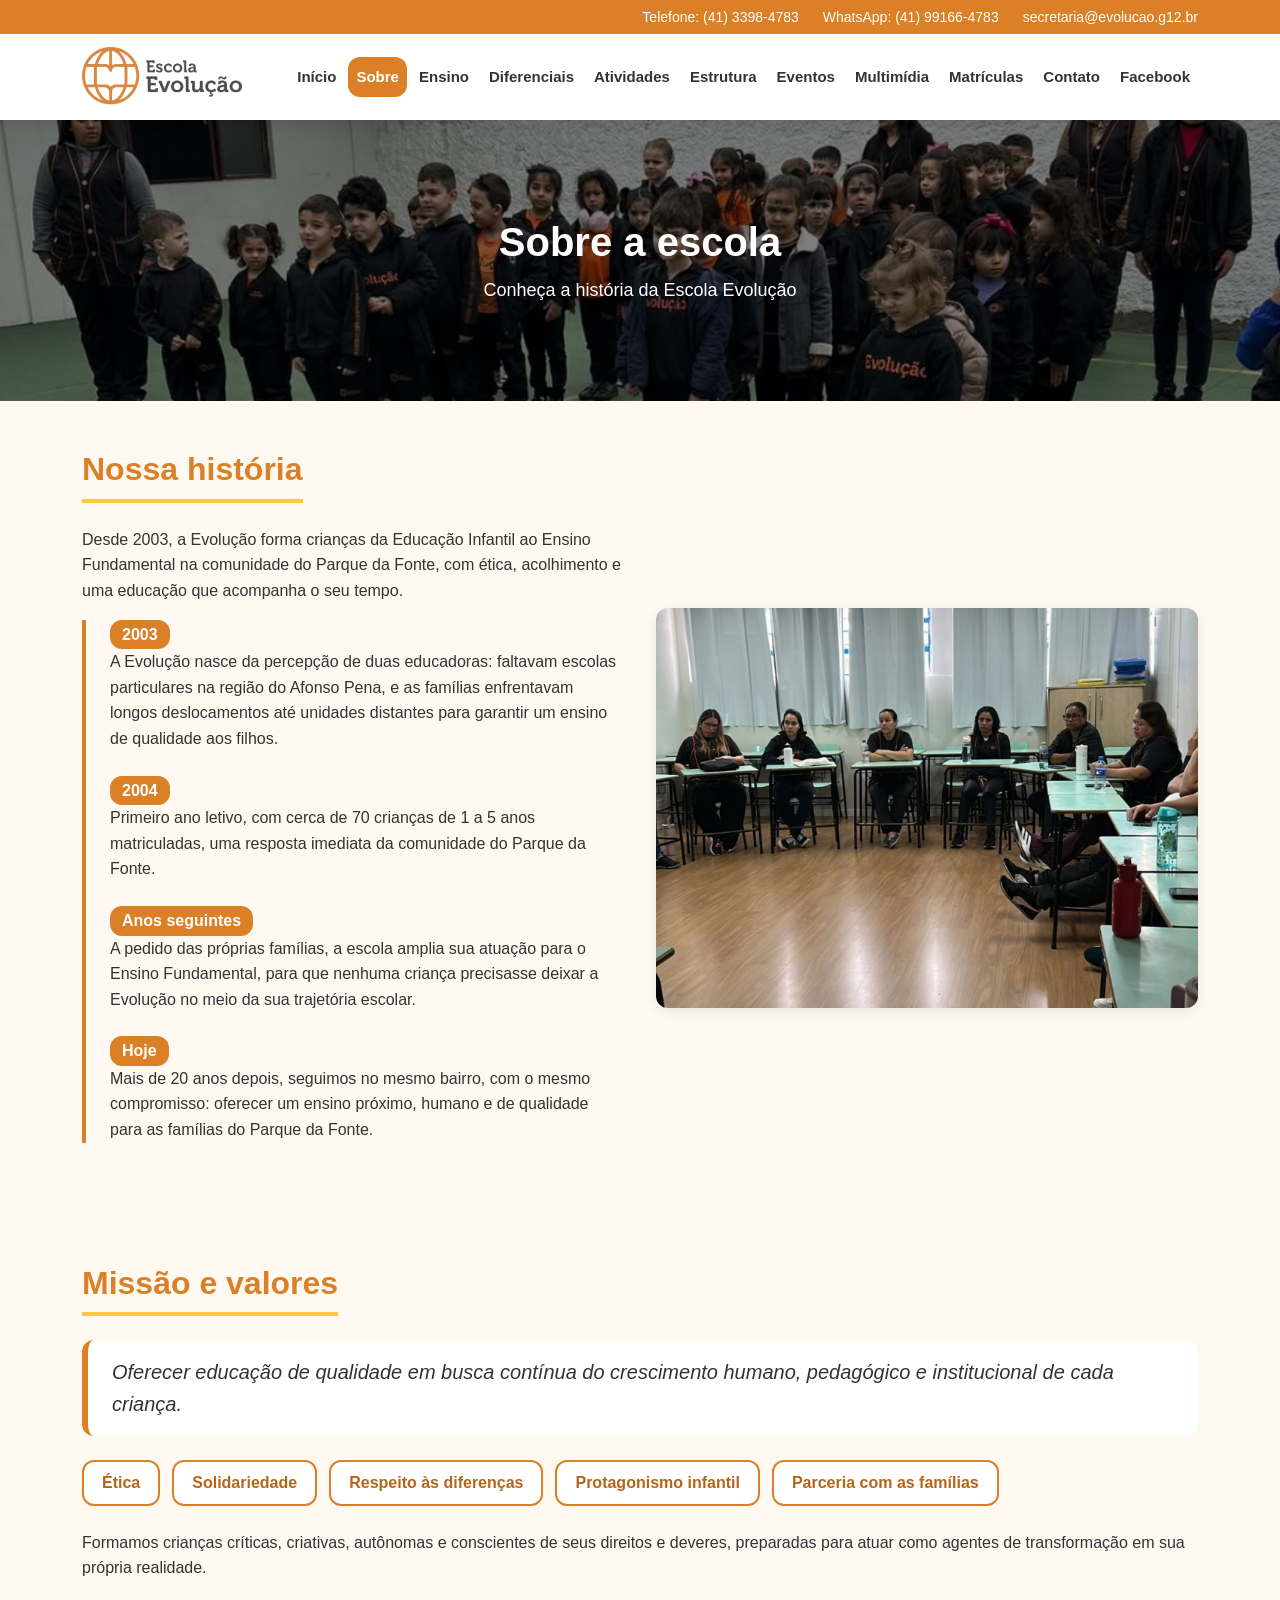
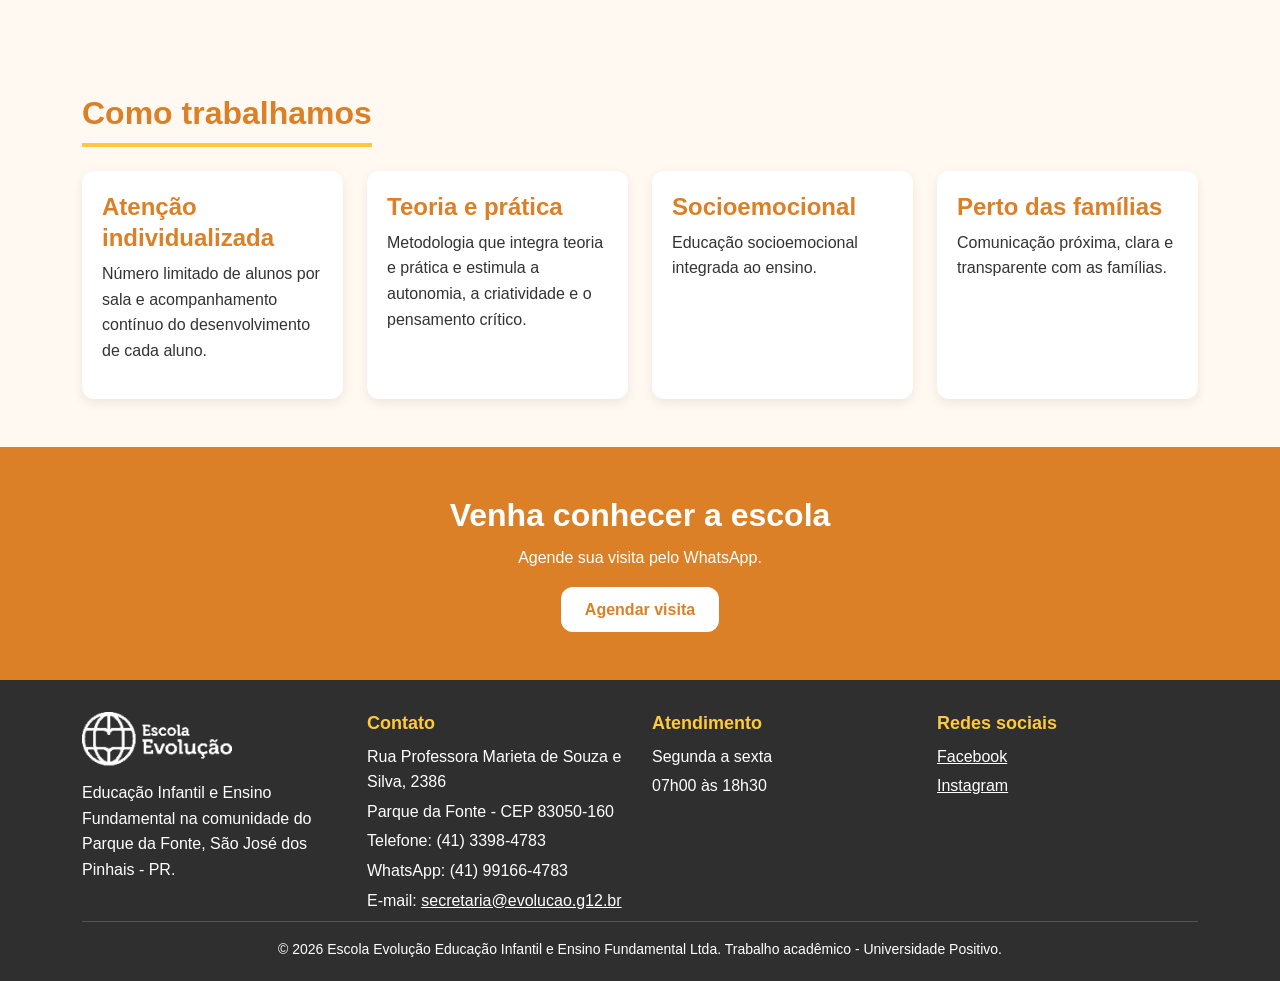
<file: sobre.html>
<!DOCTYPE html>
<html lang="pt-BR">
<head>
    <meta charset="UTF-8">
    <meta name="viewport" content="width=device-width, initial-scale=1.0">
    <title>Sobre | Escola Evolução</title>
    <link rel="icon" type="image/png" href="img/favicon.png">
    <link rel="stylesheet" href="css/style.css">
    <style>
        .banner-pagina {
            background-image: linear-gradient(rgba(0, 0, 0, 0.5), rgba(0, 0, 0, 0.5)), url("img/patio-externo.jpg");
        }
    </style>
</head>
<body>
    <header class="cabecalho">
        <div class="faixa-topo">
            <div class="conteudo faixa-topo-itens">
                <span>Telefone: (41) 3398-4783</span>
                <a href="https://wa.me/5541991664783" target="_blank">WhatsApp: (41) 99166-4783</a>
                <a href="mailto:secretaria@evolucao.g12.br">secretaria@evolucao.g12.br</a>
            </div>
        </div>
        <nav class="conteudo menu">
            <a class="logo" href="index.html">
                <img src="img/logo-color.png" alt="Logo da Escola Evolução">
            </a>
            <button id="menu-botao" type="button" aria-label="Abrir menu">☰</button>
            <ul class="menu-lista" id="menu-lista">
                <li><a class="menu-link" href="index.html">Início</a></li>
                <li><a class="menu-link ativo" href="sobre.html">Sobre</a></li>
                <li><a class="menu-link" href="ensino.html">Ensino</a></li>
                <li><a class="menu-link" href="diferenciais.html">Diferenciais</a></li>
                <li><a class="menu-link" href="atividades.html">Atividades</a></li>
                <li><a class="menu-link" href="estrutura.html">Estrutura</a></li>
                <li><a class="menu-link" href="eventos.html">Eventos</a></li>
                <li><a class="menu-link" href="multimidia.html">Multimídia</a></li>
                <li><a class="menu-link" href="matriculas.html">Matrículas</a></li>
                <li><a class="menu-link" href="contato.html">Contato</a></li>
                <li><a class="menu-link" href="https://www.facebook.com/evolucaosjp" target="_blank">Facebook</a></li>
            </ul>
        </nav>
    </header>

    <main>
        <section class="banner-pagina">
            <div class="conteudo">
                <h1>Sobre a escola</h1>
                <p>Conheça a história da Escola Evolução</p>
            </div>
        </section>

        <section class="secao">
            <div class="conteudo duas-colunas">
                <div>
                    <h2 class="titulo-secao">Nossa história</h2>
                    <p>Desde 2003, a Evolução forma crianças da Educação Infantil ao Ensino Fundamental na comunidade do Parque da Fonte, com ética, acolhimento e uma educação que acompanha o seu tempo.</p>
                    <ol class="linha-tempo">
                        <li>
                            <span class="linha-tempo-ano">2003</span>
                            <p>A Evolução nasce da percepção de duas educadoras: faltavam escolas particulares na região do Afonso Pena, e as famílias enfrentavam longos deslocamentos até unidades distantes para garantir um ensino de qualidade aos filhos.</p>
                        </li>
                        <li>
                            <span class="linha-tempo-ano">2004</span>
                            <p>Primeiro ano letivo, com cerca de 70 crianças de 1 a 5 anos matriculadas, uma resposta imediata da comunidade do Parque da Fonte.</p>
                        </li>
                        <li>
                            <span class="linha-tempo-ano">Anos seguintes</span>
                            <p>A pedido das próprias famílias, a escola amplia sua atuação para o Ensino Fundamental, para que nenhuma criança precisasse deixar a Evolução no meio da sua trajetória escolar.</p>
                        </li>
                        <li>
                            <span class="linha-tempo-ano">Hoje</span>
                            <p>Mais de 20 anos depois, seguimos no mesmo bairro, com o mesmo compromisso: oferecer um ensino próximo, humano e de qualidade para as famílias do Parque da Fonte.</p>
                        </li>
                    </ol>
                </div>
                <img src="img/sala-de-aula-1.jpg" alt="Sala de aula ampla e iluminada durante formação de professores">
            </div>
        </section>

        <section class="secao">
            <div class="conteudo">
                <h2 class="titulo-secao">Missão e valores</h2>
                <blockquote class="citacao" style="font-style: italic;">Oferecer educação de qualidade em busca contínua do crescimento humano, pedagógico e institucional de cada criança.</blockquote>
                <ul class="lista-valores">
                    <li>Ética</li>
                    <li>Solidariedade</li>
                    <li>Respeito às diferenças</li>
                    <li>Protagonismo infantil</li>
                    <li>Parceria com as famílias</li>
                </ul>
                <p>Formamos crianças críticas, criativas, autônomas e conscientes de seus direitos e deveres, preparadas para atuar como agentes de transformação em sua própria realidade.</p>
            </div>
        </section>

        <section class="secao">
            <div class="conteudo">
                <h2 class="titulo-secao">Como trabalhamos</h2>
                <div class="lista-blocos">
                    <article class="card-escola card-corpo">
                        <h3>Atenção individualizada</h3>
                        <p>Número limitado de alunos por sala e acompanhamento contínuo do desenvolvimento de cada aluno.</p>
                    </article>
                    <article class="card-escola card-corpo">
                        <h3>Teoria e prática</h3>
                        <p>Metodologia que integra teoria e prática e estimula a autonomia, a criatividade e o pensamento crítico.</p>
                    </article>
                    <article class="card-escola card-corpo">
                        <h3>Socioemocional</h3>
                        <p>Educação socioemocional integrada ao ensino.</p>
                    </article>
                    <article class="card-escola card-corpo">
                        <h3>Perto das famílias</h3>
                        <p>Comunicação próxima, clara e transparente com as famílias.</p>
                    </article>
                </div>
            </div>
        </section>

        <section class="faixa-chamada">
            <div class="conteudo">
                <h2>Venha conhecer a escola</h2>
                <p>Agende sua visita pelo WhatsApp.</p>
                <a class="btn-escola btn-claro" href="https://wa.me/5541991664783" target="_blank">Agendar visita</a>
            </div>
        </section>
    </main>

    <footer class="rodape">
        <div class="conteudo">
            <div class="rodape-colunas">
                <div>
                    <img class="rodape-logo" src="img/logo-white.png" alt="Logo da Escola Evolução">
                    <p>Educação Infantil e Ensino Fundamental na comunidade do Parque da Fonte, São José dos Pinhais - PR.</p>
                </div>
                <div>
                    <h3>Contato</h3>
                    <p>Rua Professora Marieta de Souza e Silva, 2386</p>
                    <p>Parque da Fonte - CEP 83050-160</p>
                    <p>Telefone: (41) 3398-4783</p>
                    <p>WhatsApp: (41) 99166-4783</p>
                    <p>E-mail: <a href="mailto:secretaria@evolucao.g12.br">secretaria@evolucao.g12.br</a></p>
                </div>
                <div>
                    <h3>Atendimento</h3>
                    <p>Segunda a sexta</p>
                    <p>07h00 às 18h30</p>
                </div>
                <div>
                    <h3>Redes sociais</h3>
                    <p><a href="https://www.facebook.com/evolucaosjp" target="_blank">Facebook</a></p>
                    <p><a href="https://www.instagram.com/evolucaosjp" target="_blank">Instagram</a></p>
                </div>
            </div>
            <p class="rodape-copyright">&copy; 2026 Escola Evolução Educação Infantil e Ensino Fundamental Ltda. Trabalho acadêmico - Universidade Positivo.</p>
        </div>
    </footer>

    <script src="js/script.js"></script>
</body>
</html>
</file>
<file: css/style.css>
/*
    Projeto: Site institucional - Escola Evolução (São José dos Pinhais - PR)
    Disciplina: Desenvolvimento Front-End para Web - Universidade Positivo
    Arquivo: style.css
    Descrição: estilos compartilhados por todas as páginas (com Bootstrap e com CSS puro).
*/

:root {
    --cor-principal: #DB8027;
    --cor-principal-escura: #B5651A;
    --cor-destaque: #FFC93C;
    --cor-texto: #333333;
    --cor-fundo: #FFF9F2;
    --cor-branca: #FFFFFF;
    --cor-rodape: #2F2F2F;
    --fonte-texto: Arial, Helvetica, sans-serif;
    --fonte-titulo: "Arial Rounded MT Bold", Arial, Helvetica, sans-serif;
    --raio: 12px;
    --sombra: 0 4px 12px rgba(0, 0, 0, 0.08);
}

* {
    box-sizing: border-box;
}

body {
    margin: 0;
    font-family: var(--fonte-texto);
    font-size: 16px;
    line-height: 1.6;
    color: var(--cor-texto);
    background-color: var(--cor-fundo);
}

h1,
h2,
h3 {
    margin-top: 0;
    margin-bottom: 8px;
    font-family: var(--fonte-titulo);
    font-weight: bold;
    color: var(--cor-principal);
    line-height: 1.3;
}

h1 {
    font-size: 2rem;
}

h2 {
    font-size: 1.75rem;
}

h3 {
    font-size: 1.5rem;
}

p,
ul,
ol {
    margin-top: 0;
    margin-bottom: 16px;
}

a {
    color: var(--cor-principal);
}

img {
    max-width: 100%;
    display: block;
}

.conteudo {
    max-width: 1140px;
    margin: 0 auto;
    padding: 0 12px;
}

.secao {
    padding: 48px 0;
}

.titulo-secao {
    display: inline-block;
    margin-bottom: 24px;
    padding-bottom: 8px;
    border-bottom: 4px solid var(--cor-destaque);
}

.btn-escola {
    display: inline-block;
    padding: 10px 24px;
    border: none;
    border-radius: var(--raio);
    background-color: var(--cor-principal);
    color: var(--cor-branca);
    font-weight: bold;
    text-decoration: none;
    cursor: pointer;
}

.btn-escola:hover {
    background-color: var(--cor-principal-escura);
    color: var(--cor-branca);
}

.card-escola {
    background-color: var(--cor-branca);
    border: none;
    border-radius: var(--raio);
    box-shadow: var(--sombra);
    overflow: hidden;
}

.card-escola img {
    width: 100%;
    height: 200px;
    object-fit: cover;
}

.cabecalho {
    position: sticky;
    top: 0;
    z-index: 1000;
    background-color: var(--cor-branca);
    box-shadow: var(--sombra);
}

.logo {
    display: block;
    margin-right: 16px;
    padding: 5px 0;
}

.logo img {
    height: 60px;
    width: auto;
}

.menu-link {
    display: block;
    padding: 8px;
    border-radius: var(--raio);
    color: var(--cor-texto);
    font-size: 15px;
    font-weight: bold;
    text-decoration: none;
}

.menu-link:hover,
.menu-link.ativo {
    background-color: var(--cor-principal);
    color: var(--cor-branca);
}

.menu {
    display: flex;
    flex-wrap: wrap;
    justify-content: space-between;
    align-items: center;
    padding-top: 8px;
    padding-bottom: 8px;
}

#menu-botao,
.navbar-toggler {
    padding: 6px 12px;
    border: 2px solid var(--cor-principal);
    border-radius: var(--raio);
    background-color: var(--cor-branca);
    color: var(--cor-principal);
    font-size: 24px;
    cursor: pointer;
}

.menu-lista {
    display: none;
    width: 100%;
    margin: 10px 0 0;
    padding: 0;
    list-style: none;
}

.menu-lista.aberto {
    display: flex;
    flex-direction: column;
    gap: 4px;
}


.menu-link:hover {
    background-color: var(--cor-principal-escura);
}

.faixa-topo {
    padding: 6px 0;
    background-color: var(--cor-principal);
    color: var(--cor-branca);
    font-size: 14px;
}

.faixa-topo-itens {
    display: flex;
    flex-wrap: wrap;
    justify-content: center;
    gap: 4px 24px;
}

.faixa-topo a {
    color: var(--cor-branca);
    text-decoration: none;
}

.banner-pagina {
    padding: 96px 0;
    background-color: var(--cor-principal);
    background-size: cover;
    background-position: center;
    color: var(--cor-branca);
    text-align: center;
}

.banner-grande {
    padding: 120px 0;
}

.banner-pagina h1 {
    margin: 0 0 8px;
    color: var(--cor-branca);
}

.banner-pagina p {
    margin: 0;
    font-size: 18px;
}

.duas-colunas {
    display: flex;
    flex-direction: column;
    align-items: center;
    gap: 32px;
}

.duas-colunas > * {
    flex: 1;
}

.duas-colunas img {
    width: 100%;
    max-height: 400px;
    object-fit: cover;
    border-radius: var(--raio);
    box-shadow: var(--sombra);
}

.lista-blocos {
    display: flex;
    flex-wrap: wrap;
    gap: 24px;
}

.lista-blocos > * {
    flex: 1 1 240px;
}

.card-corpo {
    padding: 20px;
}

.card-corpo h3 {
    margin-top: 0;
}

.video-vertical {
    display: block;
    width: auto;
    max-width: 100%;
    max-height: 600px;
    margin: 0 auto;
}

.imagem-secao {
    height: 320px;
    object-fit: cover;
}

.galeria {
    display: grid;
    grid-template-columns: 1fr;
    gap: 16px;
}

.galeria figure {
    margin: 0;
}

.tabela-escola thead th {
    background-color: var(--cor-principal);
    color: var(--cor-branca);
}

.campo {
    border: 2px solid #DDDDDD;
    border-radius: var(--raio);
}

.campo:hover {
    border-color: var(--cor-destaque);
}

.campo:focus {
    border-color: var(--cor-principal);
    box-shadow: 0 0 0 3px rgba(219, 128, 39, 0.25);
    outline: none;
}

.campo:focus:invalid {
    border-color: #DC3545;
    box-shadow: 0 0 0 3px rgba(220, 53, 69, 0.25);
}

.linha-tempo {
    margin: 0;
    padding: 0 0 0 24px;
    border-left: 4px solid var(--cor-principal);
    list-style: none;
}

.linha-tempo li {
    margin-bottom: 24px;
}

.linha-tempo-ano {
    display: inline-block;
    padding: 2px 12px;
    border-radius: var(--raio);
    background-color: var(--cor-principal);
    color: var(--cor-branca);
    font-weight: bold;
}

.lista-valores {
    display: flex;
    flex-wrap: wrap;
    gap: 12px;
    margin: 24px 0;
    padding: 0;
    list-style: none;
}

.lista-valores li {
    padding: 8px 18px;
    border: 2px solid var(--cor-principal);
    border-radius: var(--raio);
    background-color: var(--cor-branca);
    color: var(--cor-principal-escura);
    font-weight: bold;
}

.citacao {
    margin: 0;
    padding: 16px 24px;
    border-left: 6px solid var(--cor-principal);
    background-color: var(--cor-branca);
    border-radius: var(--raio);
    font-size: 20px;
}

.faixa-chamada {
    padding: 48px 0;
    background-color: var(--cor-principal);
    color: var(--cor-branca);
    text-align: center;
}

.faixa-chamada h2 {
    margin-top: 0;
    color: var(--cor-branca);
}

.btn-claro {
    background-color: var(--cor-branca);
    color: var(--cor-principal);
}

.btn-claro:hover {
    background-color: var(--cor-destaque);
    color: var(--cor-texto);
}

.rodape {
    padding: 32px 0 16px;
    background-color: var(--cor-rodape);
    color: var(--cor-branca);
}

.rodape-colunas {
    display: flex;
    flex-direction: column;
    gap: 24px;
}

.rodape-colunas > div {
    flex: 1;
}

.rodape-logo {
    height: 56px;
    width: auto;
    margin-bottom: 12px;
}

.rodape h3 {
    margin-top: 0;
    font-size: 18px;
    color: var(--cor-destaque);
}

.rodape p {
    margin: 4px 0;
}

.rodape a {
    color: var(--cor-branca);
}

.rodape a:hover {
    color: var(--cor-destaque);
}

.rodape-copyright {
    margin-top: 24px;
    padding-top: 16px;
    border-top: 1px solid #555555;
    text-align: center;
    font-size: 14px;
}

@media (min-width: 768px) {
    h1 {
        font-size: 2.5rem;
    }

    h2 {
        font-size: 2rem;
    }

    .faixa-topo-itens {
        justify-content: flex-end;
    }

    .duas-colunas {
        flex-direction: row;
    }

    .galeria {
        grid-template-columns: repeat(2, 1fr);
    }

    .rodape-colunas {
        flex-direction: row;
        justify-content: space-between;
    }
}

@media (min-width: 1200px) {
    #menu-botao {
        display: none;
    }

    .menu-lista {
        display: flex;
        flex-direction: row;
        gap: 4px;
        width: auto;
        margin: 0;
    }

    .galeria {
        grid-template-columns: repeat(4, 1fr);
    }
}

@media (min-width: 1400px) {
    .conteudo {
        max-width: 1320px;
    }
}
</file>
